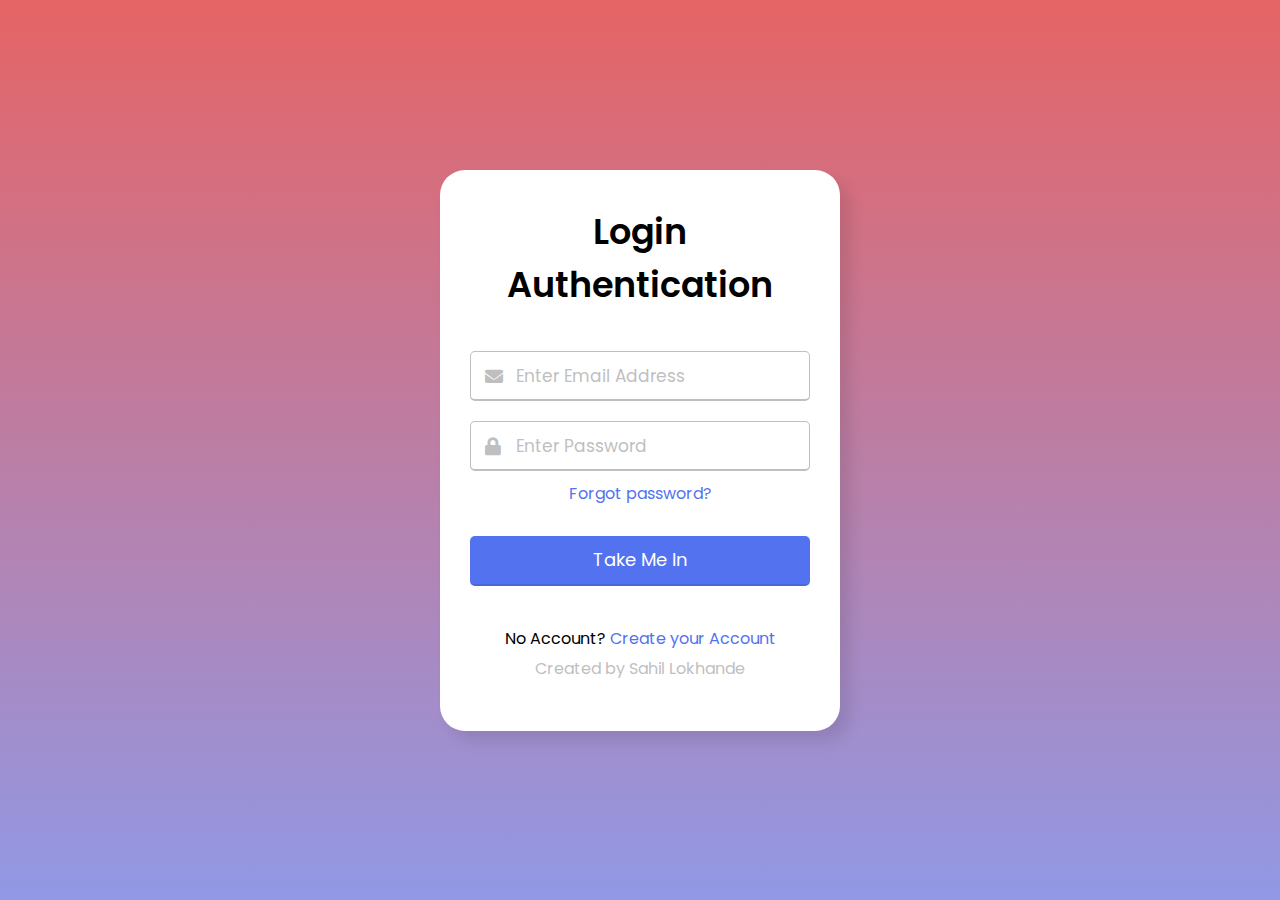
<file: TASK1 - LOGIN AUTHENTICATION/index.html>
<!-- LOGIN AUTHENTICATION CREATED BY SAHIL LOKHANDE-->
<!DOCTYPE html>
<html lang="en">

<head>
  <meta charset="UTF-8">
  <meta name="viewport" content="width=device-width, initial-scale=1.0">
<!--TITLE OF THE PAGE-->
  <title>Authentication Login Page</title>
<!-- LINKING CSS FILE-->
  <!-- MAIN CSS FILE-->
  <link rel="stylesheet" href="style.css"> 
  <!--ONLNE CSS FOR ICON-->
  <link rel="stylesheet" href="https://cdnjs.cloudflare.com/ajax/libs/font-awesome/5.15.3/css/all.min.css"/>
</head>

<body>
  <div class="wrapper">
    <header>Login Authentication</header>
    
    <!--FORM SECTION-->
    <form action="#">

      <!--EMIAL SECTION-->
      <div class="field email">
        <div class="input-area">
          <input id="email" type="text" placeholder="Enter Email Address">
          <i class="icon fas fa-envelope"></i>
          <i class="error error-icon fas fa-exclamation-circle"></i>
        </div>

        <!--EMAIL ERROR-->
        <div class="error error-txt">Email is required</div>
      </div>

      <!--PASSWORD SECTION-->
      <div class="field password">
        <div class="input-area">
          <input id="password" type="password" placeholder="Enter Password">
          <i class="icon fas fa-lock"></i>
          <i class="error error-icon fas fa-exclamation-circle"></i>
        </div>

        <!--PASSWORD ERRORS-->
        <div class="error error-txt">Password is required<br>
          <ul>
            <li>Minimum password length is 8</li>
            <li>Require at least one lowercase letter</li>
            <li>Require at least one uppercase letter</li>
            <li>Require at least one number</li>
            <li>Require at least one special character</li>
          </ul>
        </div>
      </div>

      <!--FORGOT PASSWORD SECTION-->
      <div class="pass-txt"><a href="forgotpassword\index.html">Forgot password?</a></div>
      <input type="submit" value="Take Me In" onclick="login()">
    </form>

    <!--NEW ACCOUNT SECTION-->
    <div class="sign-txt">No Account? <a href="regiform.html">Create your Account</a></div>
    <div>
      <p class="createdby">Created by Sahil Lokhande</p>
    </div>
  </div>

  <!--LINKING JS FILE-->
  <script src="script.js"></script>

</body>
</html>
</file>
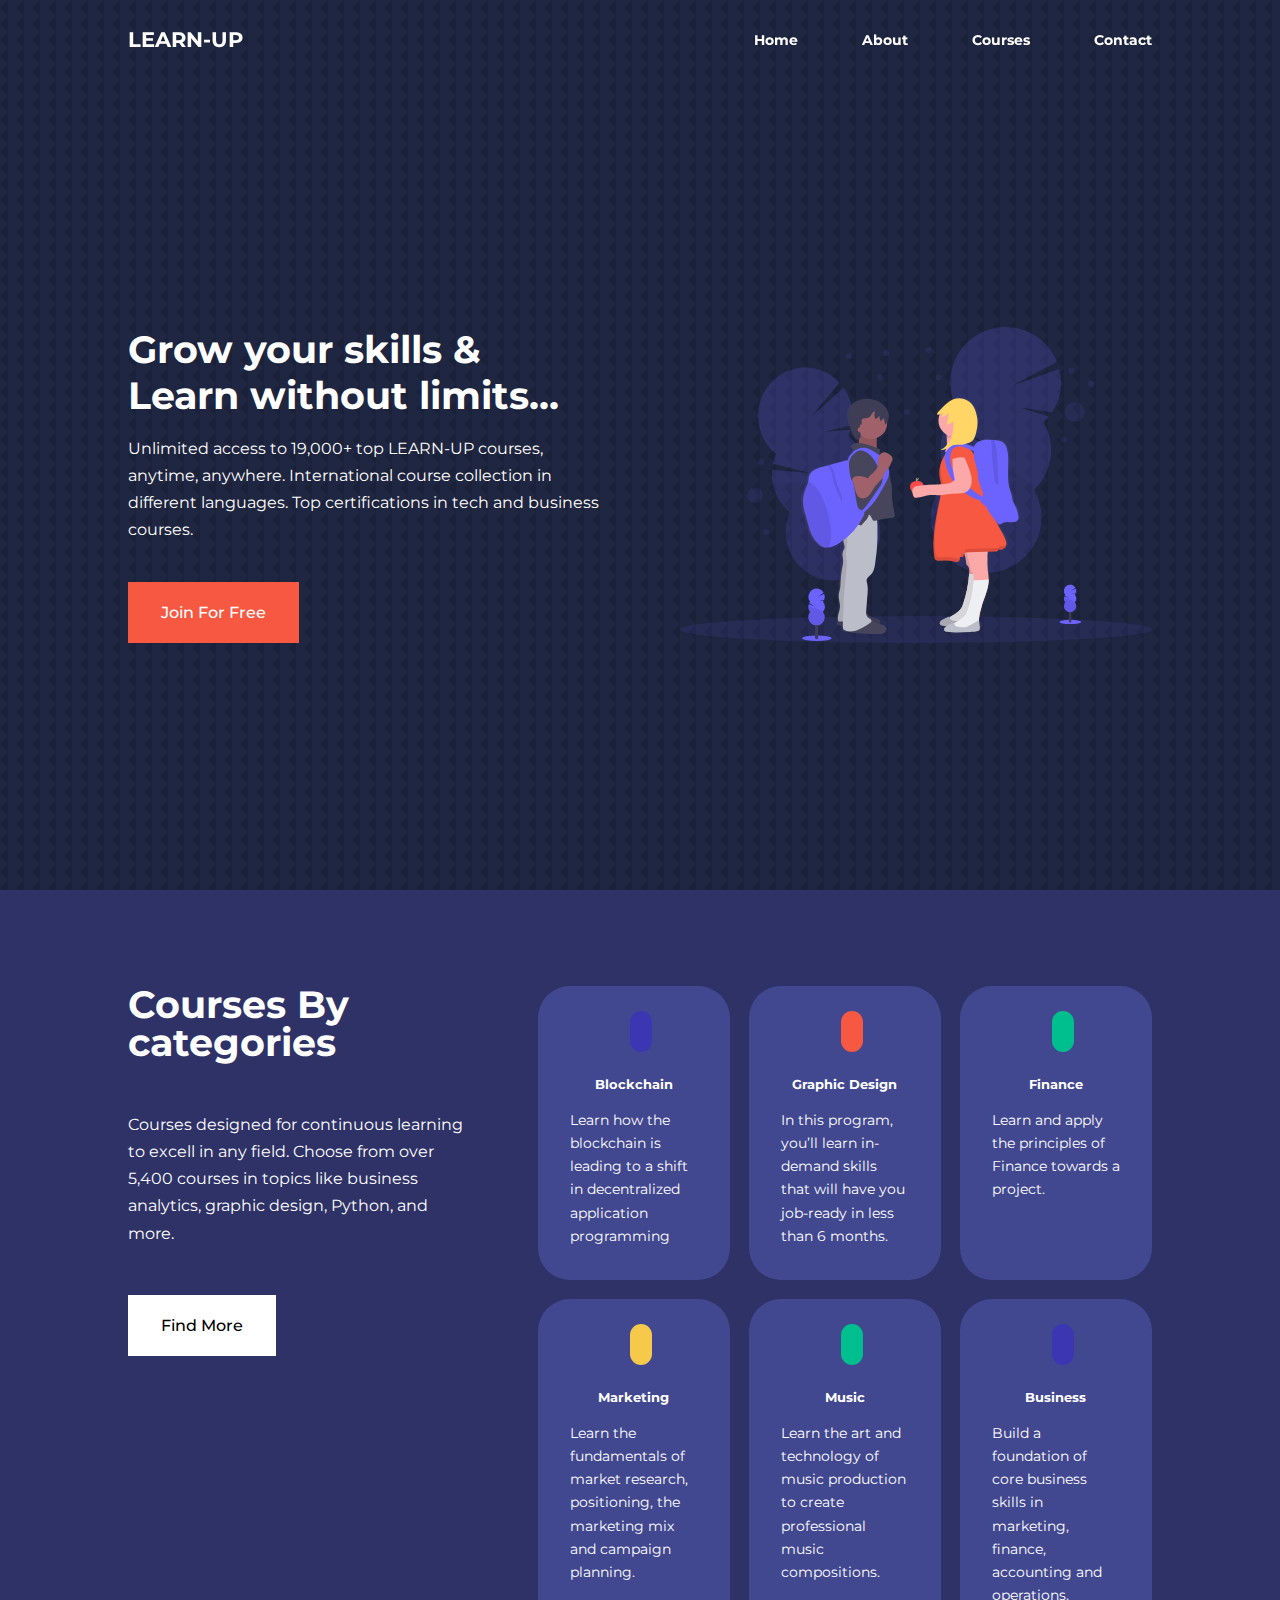
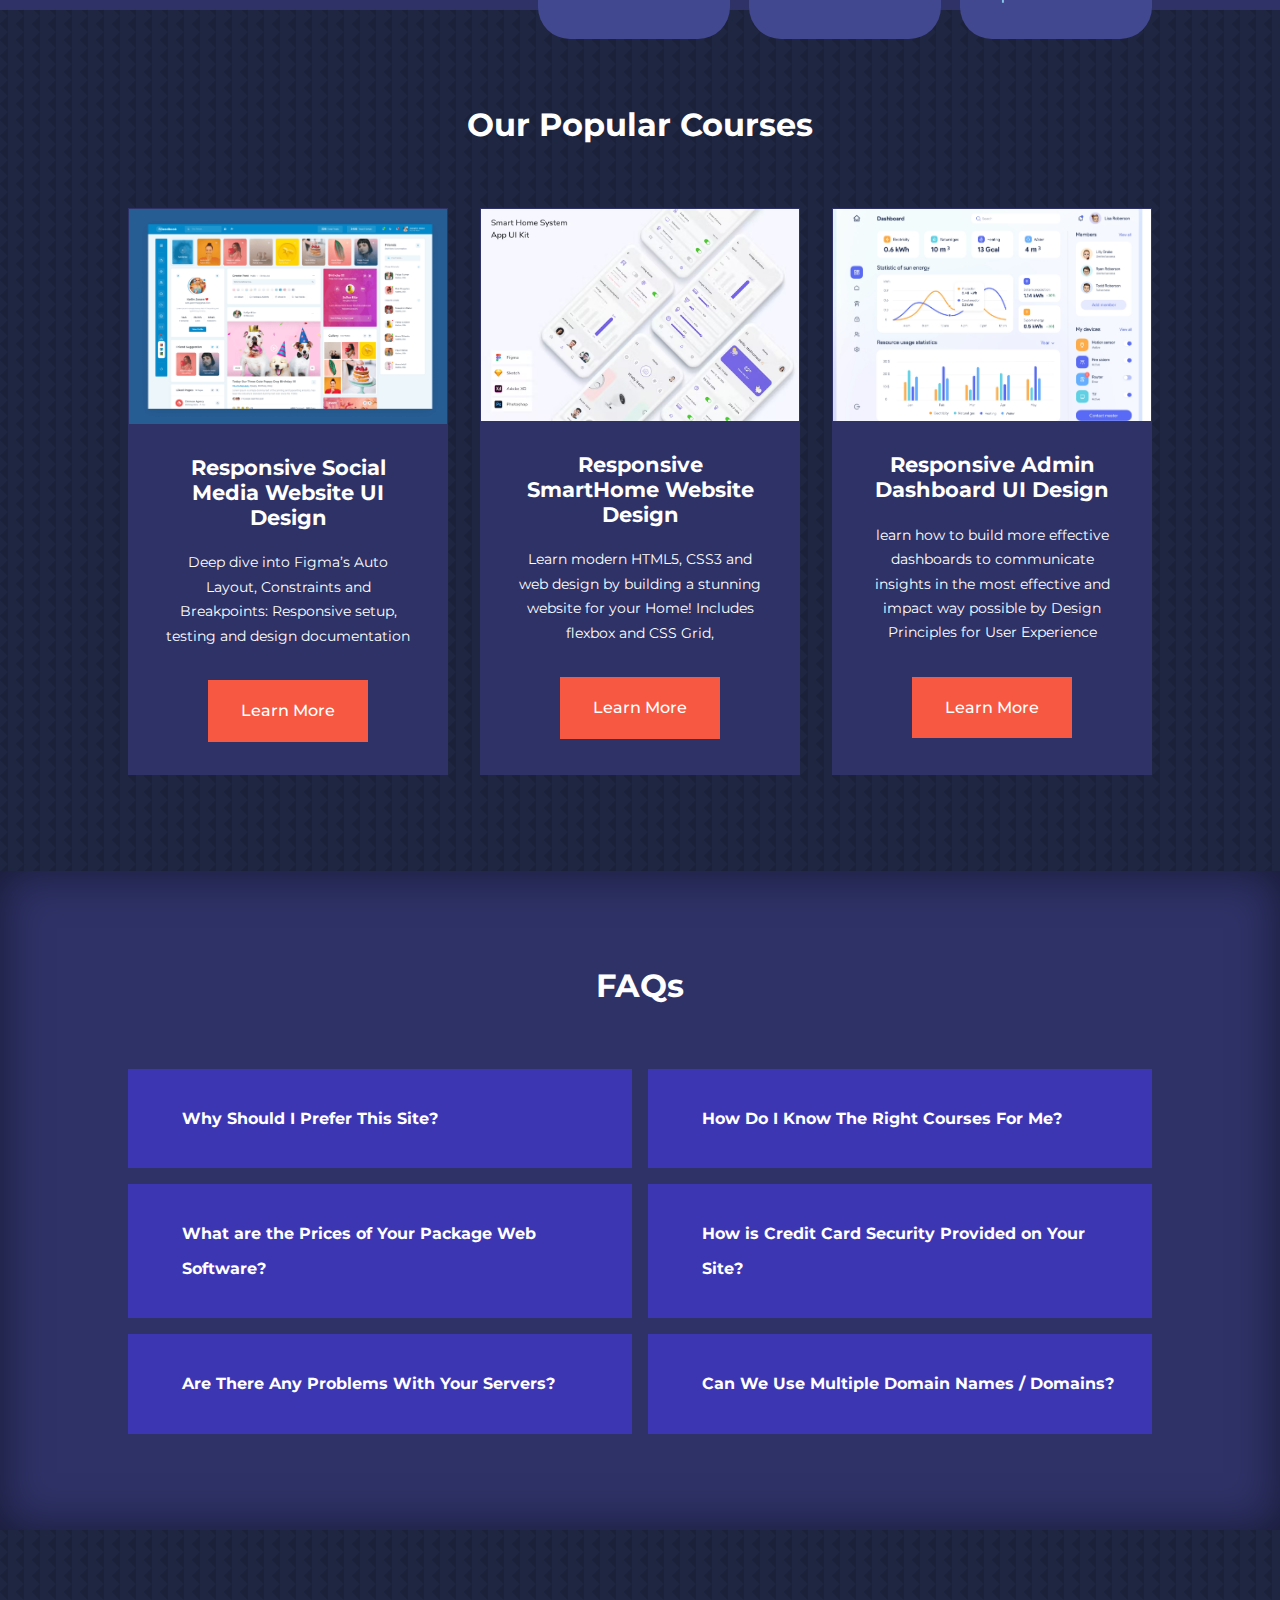
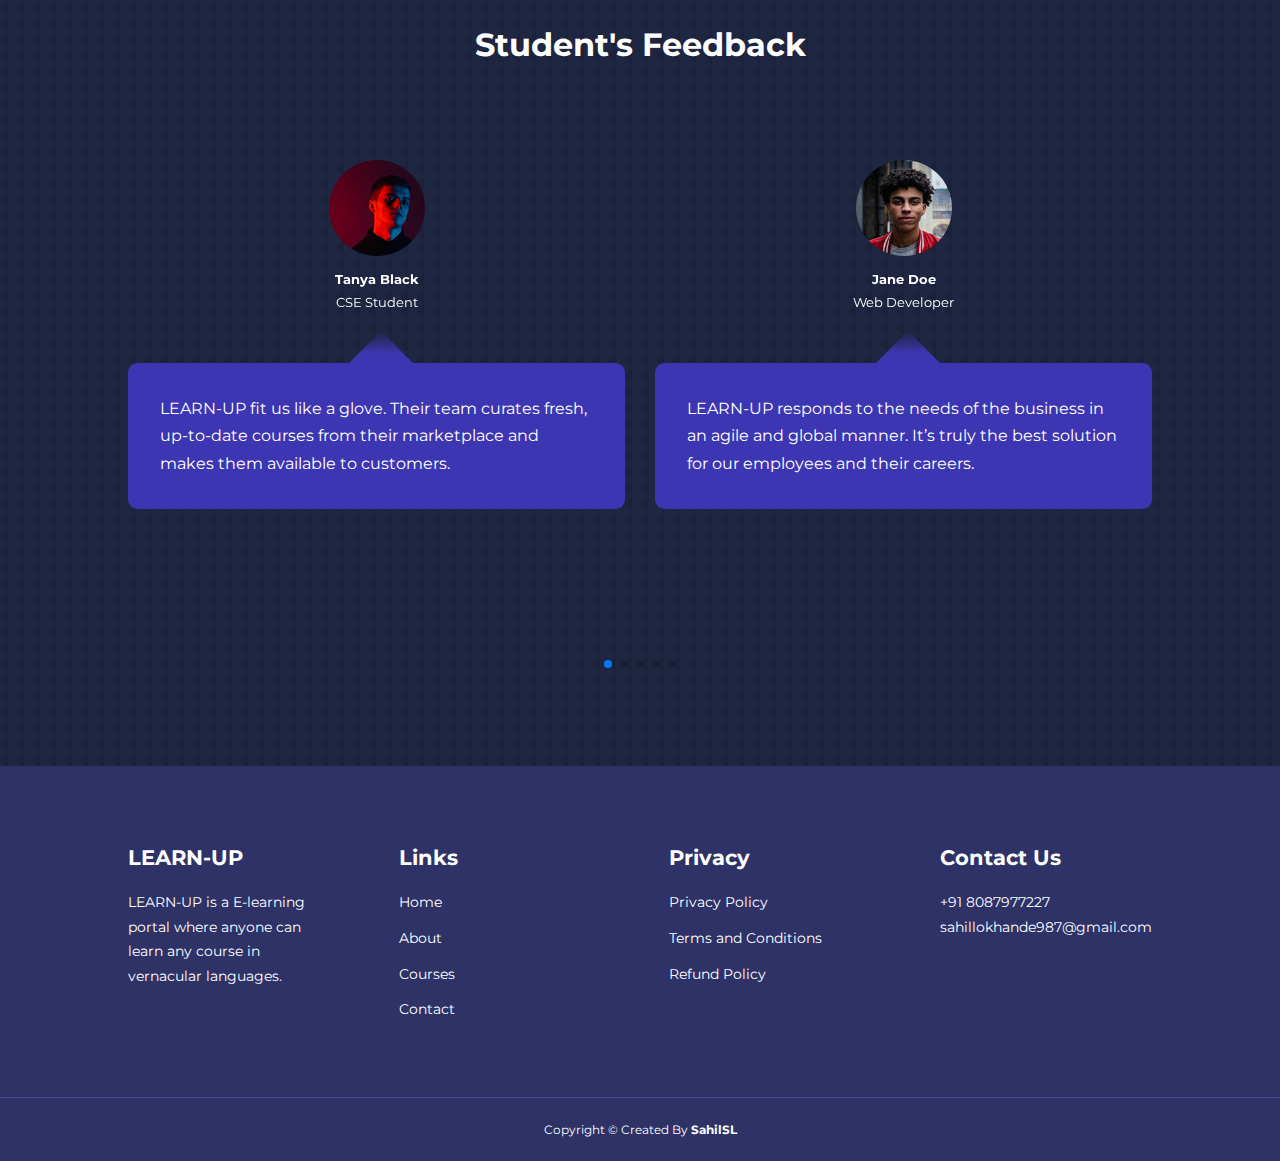
<file: TASK3 - E_LEARNING WEBSITE/index.html>
<!DOCTYPE html>
<html lang="en">

<head>
    <meta charset="UTF-8">
    <meta http-equiv="X-UA-Compatible" content="IE=edge">
    <meta name="viewport" content="width=device-width, initial-scale=1.0">
    <title>LEARN-UP | HomePage</title>


    <link rel="stylesheet" href="https://unicons.iconscout.com/release/v2.1.6/css/unicons.css">

    
    <link rel="preconnect" href="https://fonts.googleapis.com">
    <link rel="preconnect" href="https://fonts.gstatic.com" crossorigin>
    <link href="https://fonts.googleapis.com/css2?family=Montserrat:wght@300;400;500;600;700;800;900&display=swap" rel="stylesheet">

    
    <link rel="stylesheet" href="https://unpkg.com/swiper@8/swiper-bundle.min.css"/>


    <link rel="stylesheet" href="./css/style.css">

    <style>
        body { background-image: url("./images/bg-texture.png") }
    </style>
</head>

<body>
    <nav>
        <div class="container nav__container">
            <a href="index.html">
                <h4>LEARN-UP</h4>
            </a>
            <ul class="nav__menu">
                <li><a href="index.html">Home</a></li>
                <li><a href="about.html">About</a></li>
                <li><a href="courses.html">Courses</a></li>
                <li><a href="contact.html">Contact</a></li>
            </ul>
            <button id="open-menu-btn"><i class="uil uil-bars"></i></button>
            <button id="close-menu-btn"><i class="uil uil-multiply"></i></button>
        </div>
    </nav>
     <!--================================================ END OF THE NAVBAR ================================================-->




    <header>
        <div class="container header__container">
            <div class="header__left">
                <h1>Grow your skills & <br> Learn without limits...</h1>
                <p>
                    Unlimited access to 19,000+ top LEARN-UP courses, anytime, anywhere. International course collection in different languages. Top certifications in tech and business courses.
                </p>
                <a href="courses.html" class="btn btn-primary">Join For Free </a>
            </div>

            <div class="header__right">
                <div class="header__right-image">
                    <img src="./images/header.svg" alt="">
                </div>
            </div>
        </div>
    </header>
         <!--================================================ END OF THE HEADER ================================================-->




    <section class="categories">
        <div class="container categories__container">
            <div class="categories__left">
                <h1> Courses By categories</h1>
                <p>
                    Courses designed for continuous learning to excell in any field. Choose from over 5,400 courses in topics like business analytics, graphic design, Python, and more.
                </p>
                <a href="#" class="btn">Find More</a>
            </div>

            <div class="categories__right">
                <article class="category">
                    <span class="category__icon"><i class="uil uil-bitcoin-circle"></i></span>
                    <h5>Blockchain</h5>
                    <p>Learn how the blockchain is leading to a shift in decentralized application programming</p>
                </article>
                
                <article class="category">
                    <span class="category__icon"><i class="uil uil-palette"></i></span>
                    <h5>Graphic Design</h5>
                    <p>In this program, you’ll learn in-demand skills that will have you job-ready in less than 6 months.</p>
                </article>
                
                <article class="category">
                    <span class="category__icon"><i class="uil uil-usd-circle"></i></span>
                    <h5>Finance</h5>
                    <p>Learn and apply the principles of Finance towards a project. </p>
                </article>
                
                <article class="category">
                    <span class="category__icon"><i class="uil uil-megaphone"></i></span>
                    <h5>Marketing</h5>
                    <p>Learn the fundamentals of market research, positioning, the marketing mix and campaign planning. </p>
                </article>
                
                <article class="category">
                    <span class="category__icon"><i class="uil uil-music"></i></span>
                    <h5>Music</h5>
                    <p>Learn the art and technology of music production to create professional music compositions.</p>
                </article>
                
                <article class="category">
                    <span class="category__icon"><i class="uil uil-puzzle-piece"></i></span>
                    <h5>Business</h5>
                    <p>Build a foundation of core business skills in marketing, finance, accounting and operations.</p>
                </article>
            </div>
        </div>
    </section> 
         <!--================================================ END OF THE CATEGORIES ================================================-->
  



    <section class="courses">
        <h2>Our Popular Courses</h2>
        <div class="container courses__container">
            <article class="course">
                <div class="course__image">
                    <img src="./images/one.webp">
                </div>
                <div class="course__info">
                    <h4>Responsive Social Media Website UI Design</h4>
                    <p>
                        Deep dive into Figma’s Auto Layout, Constraints and Breakpoints: Responsive setup, testing and design documentation
                    </p>
                    <a href="courses.html" class="btn btn-primary">Learn More</a>
                </div>
            </article>

            <article class="course">
                <div class="course__image">
                    <img src="./images/three.avif">
                </div>
                <div class="course__info">
                    <h4>Responsive SmartHome Website Design</h4>
                    <p>
                        Learn modern HTML5, CSS3 and web design by building a stunning website for your Home! Includes flexbox and CSS Grid,
                    </p>
                    <a href="courses.html" class="btn btn-primary">Learn More</a>
                </div>
            </article>
        
            <article class="course">
                <div class="course__image">
                    <img src="./images/twoo.png">
                </div>
               <div class="course__info">
                    <h4>Responsive Admin Dashboard UI Design</h4>
                    <p>
                        learn how to build more effective dashboards to communicate insights in the most effective and impact way possible by Design Principles for User Experience
                    </p>
                    <a href="courses.html" class="btn btn-primary">Learn More</a>
               </div>
            </article>        
        </div>
    </section>

         <!--================================================ END OF THE COURSES ================================================-->




    <section class="faqs">
        <h2>FAQs</h2>
        <div class="container faqs__container">
            <article class="faq">
                <div class="faq__icon">
                    <i class="uil uil-plus"></i>
                </div>
                <div class="question__answer">
                    <h4>Why Should I Prefer This Site?</h4>
                    <p>
                        Lorem ipsum dolor sit amet consectetur adipisicing 
                        elit. Dolor velit ut placeat fugit molestias quo 
                        repellendus quod, ab aliquam consequatur, harum 
                        dignissimos doloremque odit illo nesciunt beatae 
                        nemo quidem est.
                    </p>
                </div>
            </article>

            <article class="faq">
                <div class="faq__icon">
                    <i class="uil uil-plus"></i>
                </div>
                <div class="question__answer">
                    <h4>How Do I Know The Right Courses For Me?</h4>
                    <p>
                        Lorem ipsum dolor sit amet consectetur adipisicing 
                        elit. Dolor velit ut placeat fugit molestias quo 
                        repellendus quod, ab aliquam consequatur, harum 
                        dignissimos doloremque odit illo nesciunt beatae 
                        nemo quidem est.
                    </p>
                </div>
            </article>

            <article class="faq">
                <div class="faq__icon">
                    <i class="uil uil-plus"></i>
                </div>
                <div class="question__answer">
                    <h4>What are the Prices of Your Package Web Software?</h4>
                    <p>
                        Lorem ipsum dolor sit amet consectetur adipisicing 
                        elit. Dolor velit ut placeat fugit molestias quo 
                        repellendus quod, ab aliquam consequatur, harum 
                        dignissimos doloremque odit illo nesciunt beatae 
                        nemo quidem est.
                    </p>
                </div>
            </article>

            <article class="faq">
                <div class="faq__icon">
                    <i class="uil uil-plus"></i>
                </div>
                <div class="question__answer">
                    <h4>How is Credit Card Security Provided on Your Site?</h4>
                    <p>
                        Lorem ipsum dolor sit amet consectetur adipisicing 
                        elit. Dolor velit ut placeat fugit molestias quo 
                        repellendus quod, ab aliquam consequatur, harum 
                        dignissimos doloremque odit illo nesciunt beatae 
                        nemo quidem est.
                    </p>
                </div>
            </article>

            <article class="faq">
                <div class="faq__icon">
                    <i class="uil uil-plus"></i>
                </div>
                <div class="question__answer">
                    <h4>Are There Any Problems With Your Servers?</h4>
                    <p>
                        Lorem ipsum dolor sit amet consectetur adipisicing 
                        elit. Dolor velit ut placeat fugit molestias quo 
                        repellendus quod, ab aliquam consequatur, harum 
                        dignissimos doloremque odit illo nesciunt beatae 
                        nemo quidem est.
                    </p>
                </div>
            </article>

            <article class="faq">
                <div class="faq__icon">
                    <i class="uil uil-plus"></i>
                </div>
                <div class="question__answer">
                    <h4>Can We Use Multiple Domain Names / Domains?</h4>
                    <p>
                        Lorem ipsum dolor sit amet consectetur adipisicing 
                        elit. Dolor velit ut placeat fugit molestias quo 
                        repellendus quod, ab aliquam consequatur, harum 
                        dignissimos doloremque odit illo nesciunt beatae 
                        nemo quidem est.
                    </p>
                </div>
            </article>
        </div>
    </section>

         <!--================================================ END OF THE FAQs ================================================-->


    <section class="container fb__container mySwiper">
        <h2>Student's Feedback</h2>
        <div class="swiper-wrapper">
            <article class="fb swiper-slide">
                <div class="avatar">
                    <img src="./images/avatar2.jpg">
                </div>
                <div class="fb__info">
                    <h5>Tanya Black</h5>
                    <small>CSE Student</small>
                </div>
                <div class="fb__body">
                    <p>
                        LEARN-UP fit us like a glove. Their team curates fresh, up-to-date courses from their marketplace and makes them available to customers.
                    </p>
                </div>
            </article>

            <article class="fb swiper-slide">
                <div class="avatar">
                    <img src="./images/avatar3.jpg">
                </div>
                <div class="fb__info">
                    <h5>Jane Doe</h5>
                    <small>Web Developer</small>
                </div>
                <div class="fb__body">
                    <p>
                        LEARN-UP responds to the needs of the business in an agile and global manner. It’s truly the best solution for our employees and their careers.
                    </p>
                </div>
            </article>
            
            <article class="fb swiper-slide">
                <div class="avatar">
                    <img src="./images/avatar4.jpg">
                </div>
                <div class="fb__info">
                    <h5>Anne Rose</h5>
                    <small>IT Student</small>
                </div>
                <div class="fb__body">
                    <p>
                        It was an awesome experience for me in improving, especially my teaching skills to a new paradigm, I learned and benefited immensely from the course, as the course design is meticulously well planned.
                    </p>
                </div>
            </article>
            
            <article class="fb swiper-slide">
                <div class="avatar">
                    <img src="./images/avatar5.jpg">
                </div>
                <div class="fb__info">
                    <h5>Edem Quist</h5>
                    <small>Tech Student</small>
                </div>
                <div class="fb__body">
                    <p>
                        Very good course that has given an overview of using and implementing web tools appropriately to optimize students' performance in their academic experience leading to become an independent learner.
                    </p>
                </div>
            </article>
            
            <article class="fb swiper-slide">
                <div class="avatar">
                    <img src="./images/avatar6.jpg">
                </div>
                <div class="fb__info">
                    <h5>Clara Faya</h5>
                    <small>ETC Student</small>
                </div>
                <div class="fb__body">
                    <p>
                        This course was excellent, the amount of information and tools they provide us are wonderful. The Simon and Negin,  Course Instructors show great knowledge and professionalism. Thanks for everything.
                    </p>
                </div>
            </article>
            
            <article class="fb swiper-slide">
                <div class="avatar">
                    <img src="./images/avatar1.jpg">
                </div>
                <div class="fb__info">
                    <h5>Ernest Achiever</h5>
                    <small>C.Tech Student</small>
                </div>
                <div class="fb__body">
                    <p>
                        The course teaches a lot on the online learning tools, which can be effectively used in day to day teaching. Teaching can be made simple and effective using online tools.<br><br>Thank you for the course.
                    </p>
                </div>
            </article>
        </div>
         <div class="swiper-pagination"></div>
    </section>

         <!--================================================ END OF THE FEEDBACK ================================================-->


    <footer> 
        <div class="container footer__container">
            <div class="footer__1">
                <a href="index.html" class="footer__logo">
                    <h4>LEARN-UP</h4>
                </a>
                <p>
                    LEARN-UP is a E-learning portal where anyone can learn any course in vernacular languages.
                </p>
            </div>

            <div class="footer__2">
                <h4>Links</h4>
                <ul class="permalinks">
                    <li><a href="index.html">Home</a></li>
                    <li><a href="about.html">About</a></li>
                    <li><a href="courses.html">Courses</a></li>
                    <li><a href="contact.html">Contact</a></li>
                </ul>
            </div>

            <div class="footer__3">
                <h4>Privacy</h4>
                <ul class="privacy">
                    <li><a href="#">Privacy Policy</a></li>
                    <li><a href="#">Terms and Conditions</a></li>
                    <li><a href="#">Refund Policy</a></li>
                </ul>
            </div>

            <div class="footer__4">
                <h4>Contact Us</h4>
                <div>
                    <p>+91 8087977227</p>
                    <p>sahillokhande987@gmail.com</p>
                </div>

                <ul class="footer__socials">
                    <li>
                    <a href="#"><i class="uil uil-facebook-f"></i></a>
                    </li>
                    <li>
                    <a href="#"><i class="uil uil-instagram-alt"></i></a>
                    </li>
                    <li>
                    <a href="#"><i class="uil uil-twitter"></i></a>
                    </li>
                    <li>
                    <a href="#"><i class="uil uil-linkedin-alt"></i></a>
                    </li>
                </ul>
            </div>
            </div>
        <div class="footer__copyright">
            <small>Copyright &copy; Created By <b>SahilSL</b></small>
        </div>
    </footer>


    <script src="https://unpkg.com/swiper@8/swiper-bundle.min.js"></script> <!-- SWIPER JS -->
    <script src="./main.js"></script>

    <script>
        var swiper = new Swiper(".mySwiper", {
            slidesPerView: 1,
            spaceBetween: 30,
            pagination: {
            el: ".swiper-pagination",
            clickable: true,
            },
            // when window width is >= 600px
            breakpoints: {
                600: {
                    slidesPerView: 2
                }
            }
        });
    </script>

</body>

</html>
</file>
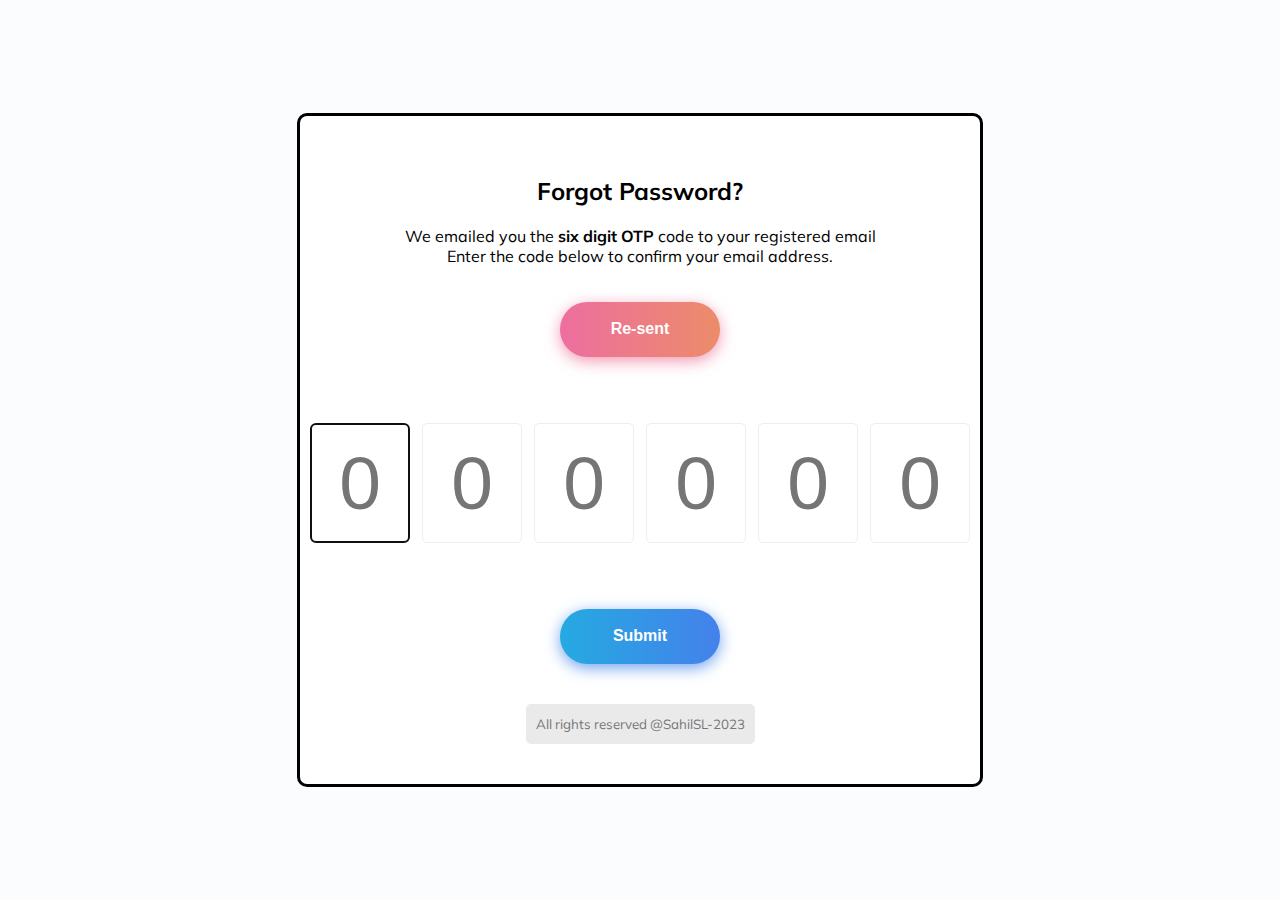
<file: TASK1 - LOGIN AUTHENTICATION/forgotpassword/index.html>
<!DOCTYPE html>
<html lang="en">
  <head>
    <meta charset="UTF-8" />
    <meta name="viewport" content="width=device-width, initial-scale=1.0" />
    <link rel="stylesheet" href="style.css" />
    <title>Forgot Password</title>
  </head>
  <body>
    <div class="container">
      <h2>Forgot Password?</h2>
      <p>We emailed you the <b>six digit OTP</b> code to your registered email  <br/> Enter the code below to confirm your email address.</p>
      <button id="resent" class="bn632-hover bn27" onclick="resent()">Re-sent</button>
      <div class="code-container">
        <input type="number" class="code" placeholder="0" min="0" max="9" required>
        <input type="number" class="code" placeholder="0" min="0" max="9" required>
        <input type="number" class="code" placeholder="0" min="0" max="9" required>
        <input type="number" class="code" placeholder="0" min="0" max="9" required>
        <input type="number" class="code" placeholder="0" min="0" max="9" required>
        <input type="number" class="code" placeholder="0" min="0" max="9" required>
      </div>
      <Button id="submit" class="bn632-hover bn26" value="submit" onclick="submit()">Submit</Button>
      <br><br>
      <small class="credit">
        All rights reserved @SahilSL-2023
      </small>
    </div>
    <script src="script.js"></script>
  </body>
</html>
</file>
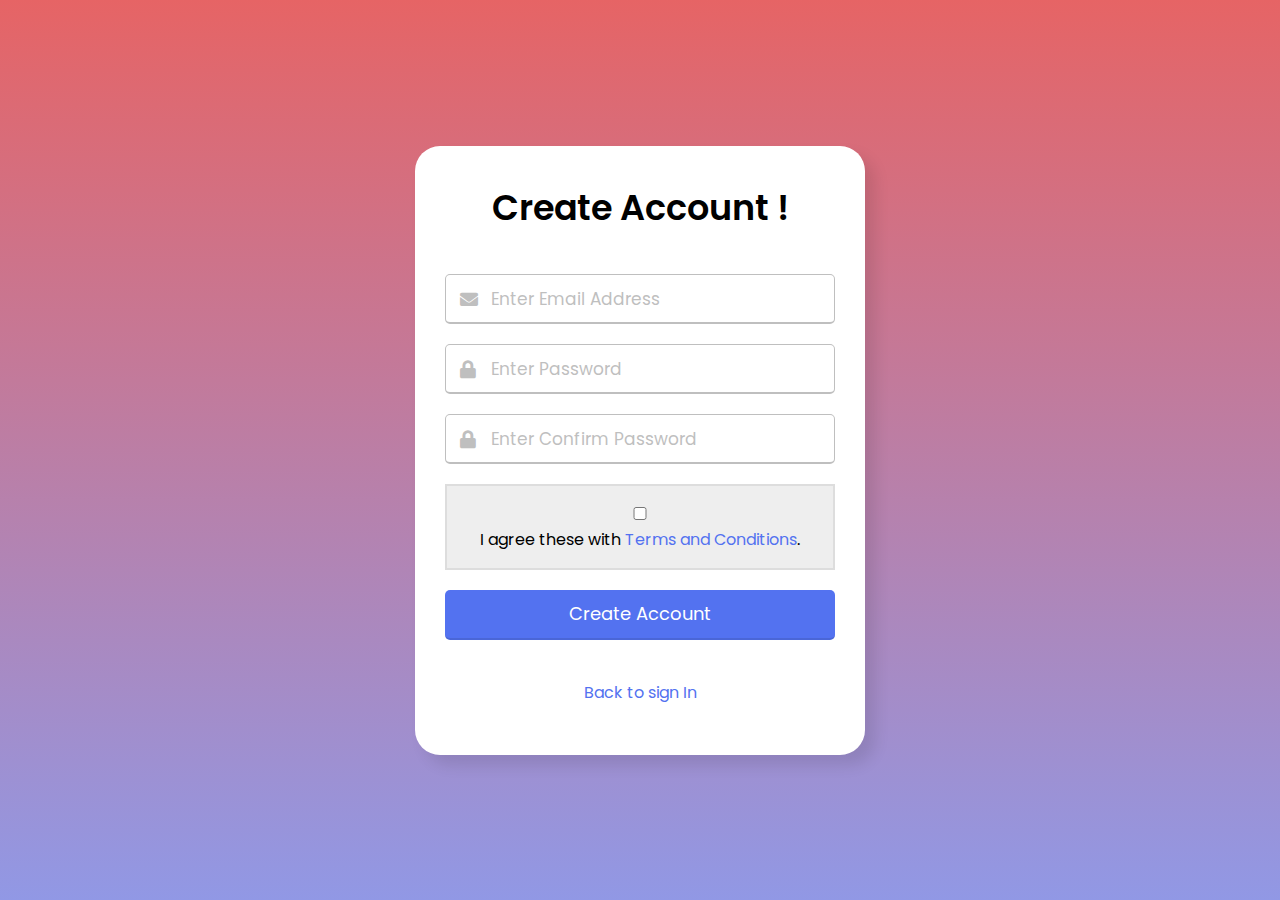
<file: TASK1 - LOGIN AUTHENTICATION/regiform.html>
<!DOCTYPE html>
<html lang="en">

<head>
  <meta charset="UTF-8">
  <meta name="viewport" content="width=device-width, initial-scale=1.0">
<!--TITLE OF THE PAGE-->
  <title>Create Account</title>
<!-- LINKING CSS FILE-->
  <!-- MAIN CSS FILE-->
  <link rel="stylesheet" href="regi.css"> 
  <!--ONLNE CSS FOR ICON-->
  <link rel="stylesheet" href="https://cdnjs.cloudflare.com/ajax/libs/font-awesome/5.15.3/css/all.min.css"/>
</head>

<body>
  <div class="wrapper">
    <header>Create Account !</header>
    
    <!--FORM SECTION-->
    <form action="#">

      <!--EMIAL SECTION-->
      <div class="field email">
        <div class="input-area">
          <!--edit id-->
          <input id="email" type="text" placeholder="Enter Email Address">
          <i class="icon fas fa-envelope"></i>
          <i class="error error-icon fas fa-exclamation-circle"></i>
        </div>

        <!--EMAIL ERROR-->
        <div class="error error-txt">Email is required</div>
      </div>

      <!--PASSWORD SECTION-->
      <div class="field password">
        <div class="input-area">
          <input id="password" type="password" placeholder="Enter Password">
          <i class="icon fas fa-lock"></i>
          <i class="error error-icon fas fa-exclamation-circle"></i>
        </div>

        <!--PASSWORD ERRORS-->
        <div class="error error-txt"><br>
        </div>
      </div>

      <div class="field password">
        <div class="input-area">
          <input id="password" type="password" placeholder="Enter Confirm Password">
          <i class="icon fas fa-lock"></i>
          <i class="error error-icon fas fa-exclamation-circle"></i>
        </div>

        <!--PASSWORD ERRORS-->
        <div class="error error-txt"><br>
        </div>
      </div>

      <div class="tacbox">
        <input id="checkbox" type="checkbox"/>
        <label for="checkbox"> I agree these with <a href="#">Terms and Conditions</a>.</label>
      
      </div>

      <!--FORGOT PASSWORD SECTION-->
      <div class="pass-txt"><a href="forgotpassword\index.html"></a></div>
      <input type="submit" value="Create Account" onclick="login()">
    </form>

    <!--NEW ACCOUNT SECTION-->
    <div class="sign-txt"><a href="/index.html">Back to sign In</a></div>
  </div>

  <!--LINKING JS FILE-->
  <script src="script.js"></script>

</body>
</html>
</file>
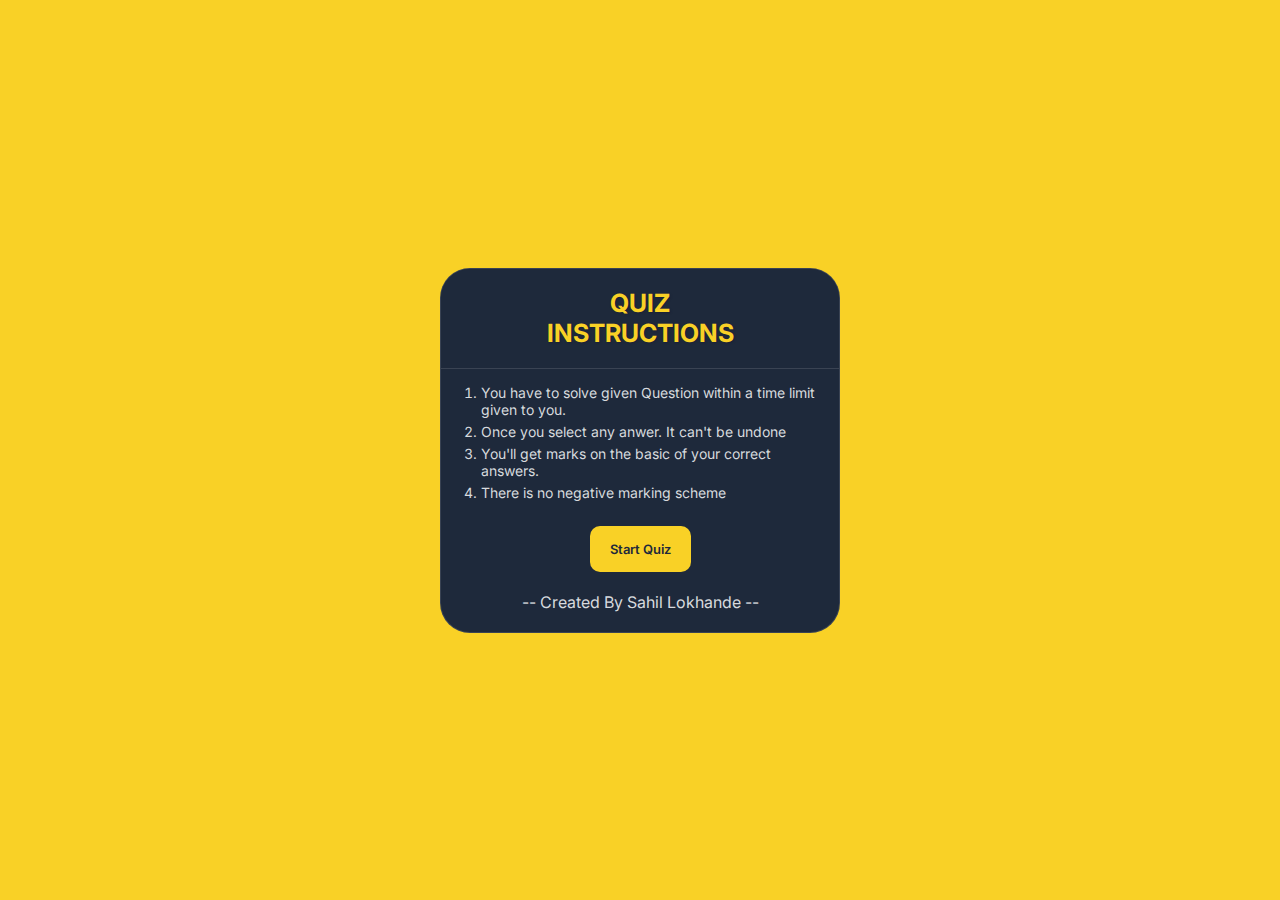
<file: TASK2 - QUIZ USING JS/quiz.html>
<!DOCTYPE html>
<html lang="en">

<head>
    <meta charset="UTF-8">
    <meta http-equiv="X-UA-Compatible" content="IE=edge">
    <meta name="viewport" content="width=device-width, initial-scale=1.0">
    <title>Quiz App</title>
    <link rel="stylesheet" href="style.css">
</head>

<body>
    <div id="container"></div>
    <script src="quiz.js"></script>
    <script src="script.js"></script>
</body>

</html>
</file>
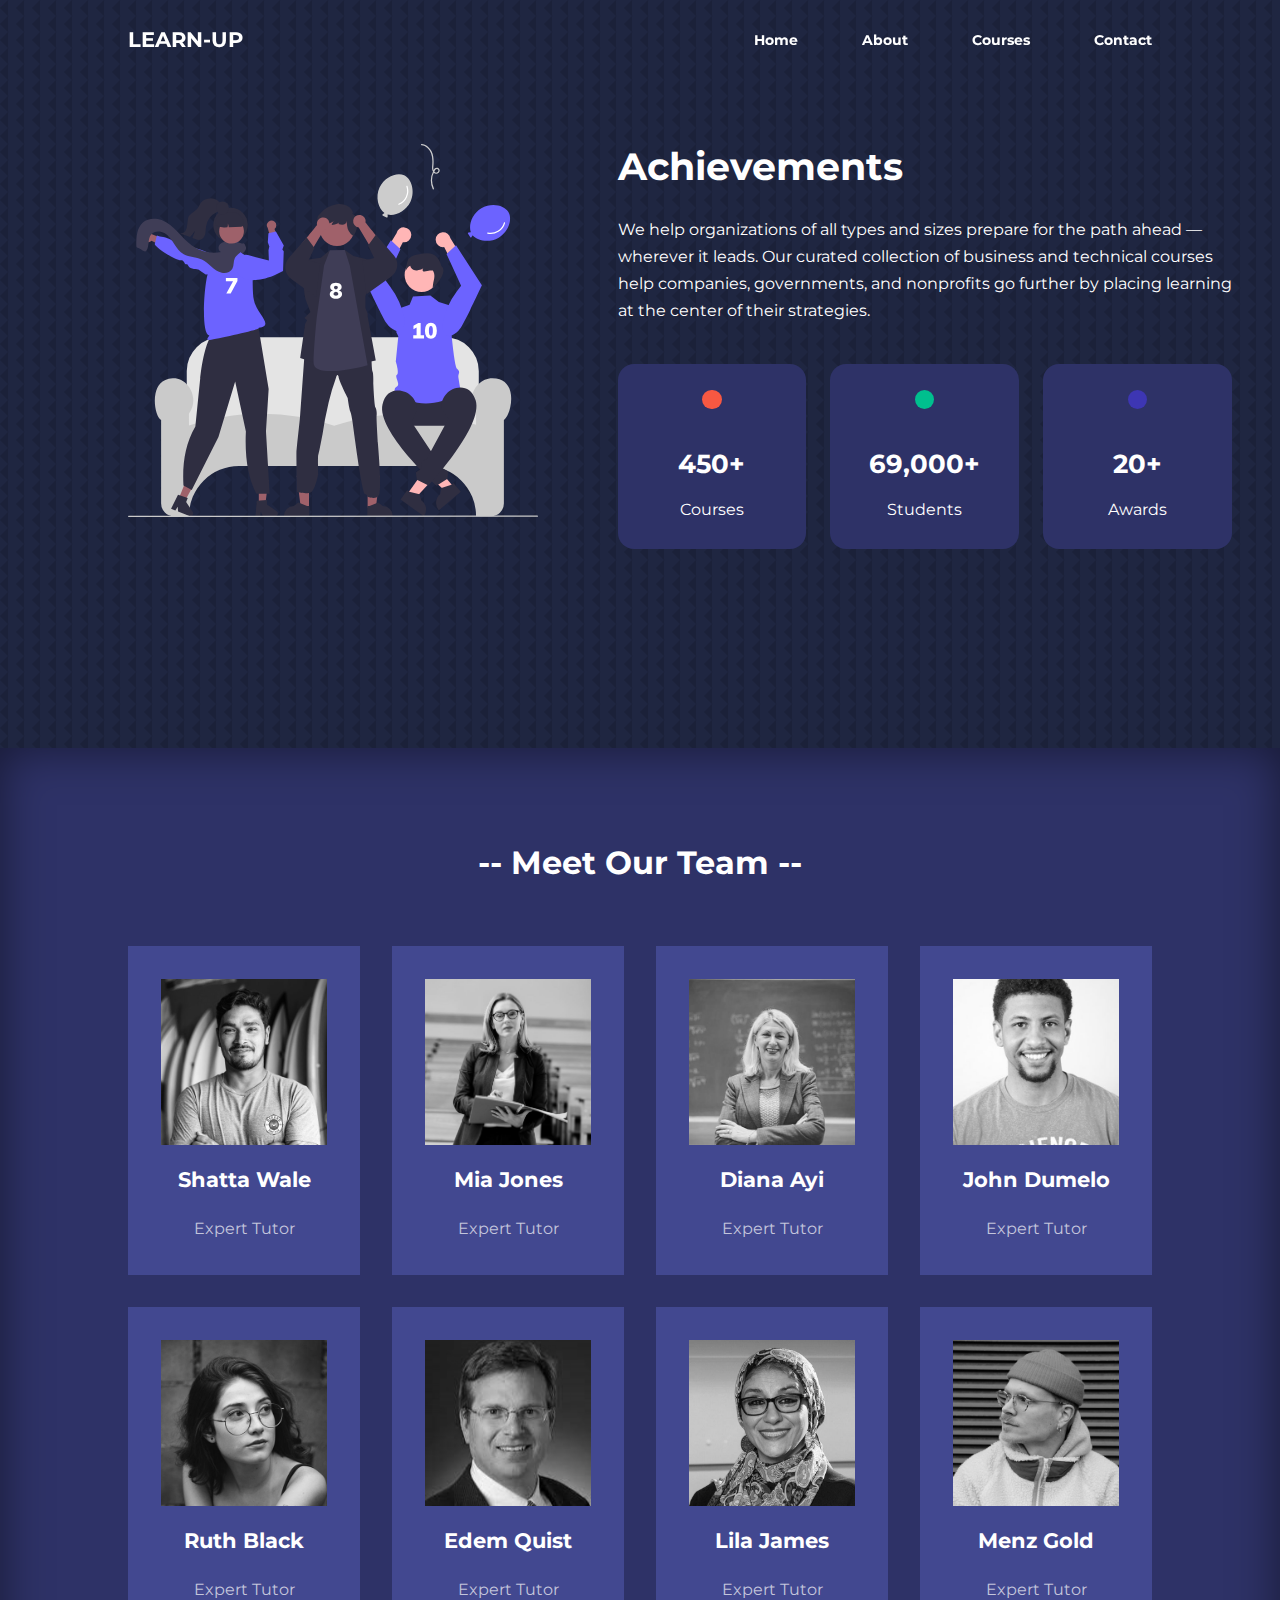
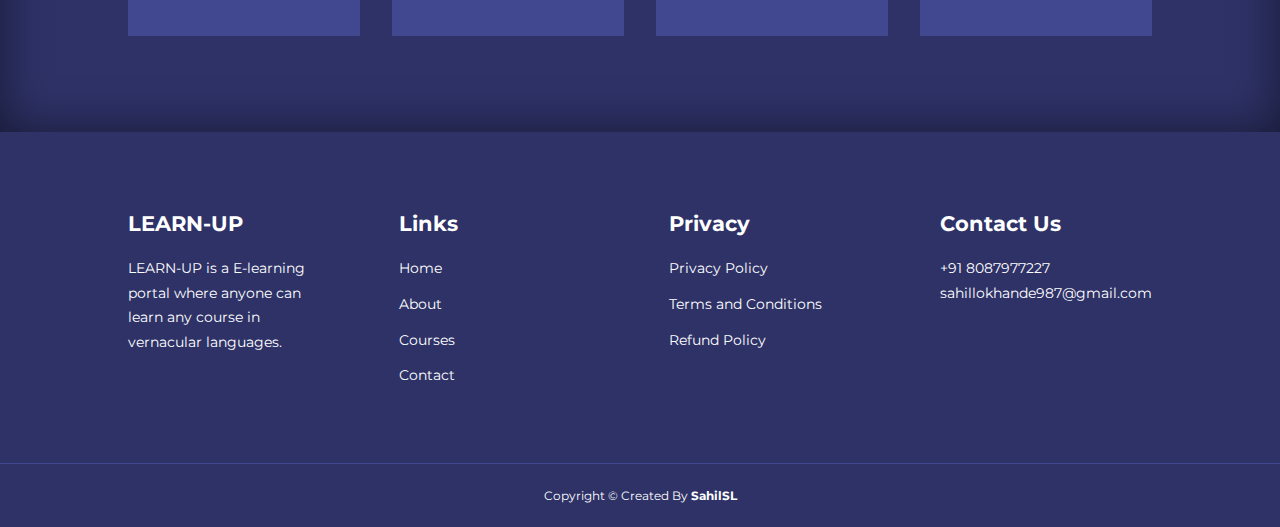
<file: TASK3 - E_LEARNING WEBSITE/about.html>
<!DOCTYPE html>
<html lang="en">

<head>
    <meta charset="UTF-8">
    <meta http-equiv="X-UA-Compatible" content="IE=edge">
    <meta name="viewport" content="width=device-width, initial-scale=1.0">
    <title>LEARN-UP | ABOUT</title>

    <!--ICONSCOUT CDN-->
    <link rel="stylesheet" href="https://unicons.iconscout.com/release/v2.1.6/css/unicons.css">

    <!-- GOOGLE FONTS (MONTSERRAT) -->
    <link rel="preconnect" href="https://fonts.googleapis.com">
    <link rel="preconnect" href="https://fonts.gstatic.com" crossorigin>
    <link href="https://fonts.googleapis.com/css2?family=Montserrat:wght@300;400;500;600;700;800;900&display=swap" rel="stylesheet">

    <link rel="stylesheet" href="./css/style.css">
    <link rel="stylesheet" href="./css/about.css">

    <style>
        body { background-image: url("./images/bg-texture.png") }
    </style>
</head>
<body>
    <nav>
        <div class="container nav__container">
            <a href="index.html">
                <h4>LEARN-UP</h4>
            </a>
            <ul class="nav__menu">
                <li><a href="index.html">Home</a></li>
                <li><a href="about.html">About</a></li>
                <li><a href="courses.html">Courses</a></li>
                <li><a href="contact.html">Contact</a></li>
            </ul>
            <button id="open-menu-btn"><i class="uil uil-bars"></i></button>
            <button id="close-menu-btn"><i class="uil uil-multiply"></i></button>
        </div>
    </nav>
     <!--================================================ END OF THE NAVBAR ================================================-->



    

    <section class="about__achievements">
        <div class="container about__achievements-container">
            <div class="about__achievements-left">
                <img src="./images/about achievements.svg">
            </div>

            <div class="about__achievements-right">
                <h1>Achievements</h1>
                <p>
                    We help organizations of all types and sizes prepare for the path ahead — wherever it leads. Our curated collection of business and technical courses help companies, governments, and nonprofits go further by placing learning at the center of their strategies.    
                </p>
                <div class="achievements__cards">
                    <article class="achievement__card">
                        <span class="achievement__icon">
                            <i class="uil uil-video"></i>
                        </span>
                        <h3>450+</h3>
                        <p>Courses</p>
                    </article>

                    <article class="achievement__card">
                        <span class="achievement__icon">
                            <i class="uil uil-users-alt"></i>
                        </span>
                        <h3>69,000+</h3>
                        <p>Students</p>
                    </article>
                    
                    <article class="achievement__card">
                        <span class="achievement__icon">
                            <i class="uil uil-award"></i>
                        </span>
                        <h3>20+</h3>
                        <p>Awards</p>
                    </article>
                
                </div>
            </div>
        </div>
    </section>

    <!--================================================ END OF THE ACHIEVEMENTS ================================================-->

    <section class="team">
        <h2>-- Meet Our Team --</h2>
        <div class="container team__container">
            <article class="team__member">
                <div class="team__member-image">
                    <img src="./images/tm1.jpg" >
                </div>
                <div class="team__member-info">
                    <h4>Shatta Wale</h4>
                    <p>Expert Tutor</p>
                </div>
                <div class="team__member-socials">
                    <a href="https://instagram.com" target="_blank" >
                        <i class="uil uil-instagram"></i>
                    </a>
                    <a href="https://twitter.com" target="_blank" >
                        <i class="uil uil-twitter-alt"></i>
                    </a>
                    <a href="https://linkedin.com" target="_blank" >
                        <i class="uil uil-linkedin-alt"></i>
                    </a>
                </div>
            </article>

            <article class="team__member">
                <div class="team__member-image">
                    <img src="./images/tm13.jpeg" >
                </div>
                <div class="team__member-info">
                    <h4>Mia Jones</h4>
                    <p>Expert Tutor</p>
                </div>
                <div class="team__member-socials">
                    <a href="https://instagram.com" target="_blank" >
                        <i class="uil uil-instagram"></i>
                    </a>
                    <a href="https://twitter.com" target="_blank" >
                        <i class="uil uil-twitter-alt"></i>
                    </a>
                    <a href="https://linkedin.com" target="_blank" >
                        <i class="uil uil-linkedin-alt"></i>
                    </a>
                </div>
            </article>
        
            <article class="team__member">
                <div class="team__member-image">
                    <img src="./images/tm14.jpg" >
                </div>
                <div class="team__member-info">
                    <h4>Diana Ayi</h4>
                    <p>Expert Tutor</p>
                </div>
                <div class="team__member-socials">
                    <a href="https://instagram.com" target="_blank" >
                        <i class="uil uil-instagram"></i>
                    </a>
                    <a href="https://twitter.com" target="_blank" >
                        <i class="uil uil-twitter-alt"></i>
                    </a>
                    <a href="https://linkedin.com" target="_blank" >
                        <i class="uil uil-linkedin-alt"></i>
                    </a>
                </div>
            </article>
        
            <article class="team__member">
                <div class="team__member-image">
                    <img src="./images/tm4.jpg" >
                </div>
                <div class="team__member-info">
                    <h4>John Dumelo</h4>
                    <p>Expert Tutor</p>
                </div>
                <div class="team__member-socials">
                    <a href="https://instagram.com" target="_blank" >
                        <i class="uil uil-instagram"></i>
                    </a>
                    <a href="https://twitter.com" target="_blank" >
                        <i class="uil uil-twitter-alt"></i>
                    </a>
                    <a href="https://linkedin.com" target="_blank" >
                        <i class="uil uil-linkedin-alt"></i>
                    </a>
                </div>
            </article>
        
            <article class="team__member">
                <div class="team__member-image">
                    <img src="./images/tm5.jpg" >
                </div>
                <div class="team__member-info">
                    <h4>Ruth Black</h4>
                    <p>Expert Tutor</p>
                </div>
                <div class="team__member-socials">
                    <a href="https://instagram.com" target="_blank" >
                        <i class="uil uil-instagram"></i>
                    </a>
                    <a href="https://twitter.com" target="_blank" >
                        <i class="uil uil-twitter-alt"></i>
                    </a>
                    <a href="https://linkedin.com" target="_blank" >
                        <i class="uil uil-linkedin-alt"></i>
                    </a>
                </div>
            </article>
        
            <article class="team__member">
                <div class="team__member-image">
                    <img src="./images/tm12.jpeg" >
                </div>
                <div class="team__member-info">
                    <h4>Edem Quist</h4>
                    <p>Expert Tutor</p>
                </div>
                <div class="team__member-socials">
                    <a href="https://instagram.com" target="_blank" >
                        <i class="uil uil-instagram"></i>
                    </a>
                    <a href="https://twitter.com" target="_blank" >
                        <i class="uil uil-twitter-alt"></i>
                    </a>
                    <a href="https://linkedin.com" target="_blank" >
                        <i class="uil uil-linkedin-alt"></i>
                    </a>
                </div>
            </article>
        
            <article class="team__member">
                <div class="team__member-image">
                    <img src="./images/tm11.jpg" >
                </div>
                <div class="team__member-info">
                    <h4>Lila James</h4>
                    <p>Expert Tutor</p>
                </div>
                <div class="team__member-socials">
                    <a href="https://instagram.com" target="_blank" >
                        <i class="uil uil-instagram"></i>
                    </a>
                    <a href="https://twitter.com" target="_blank" >
                        <i class="uil uil-twitter-alt"></i>
                    </a>
                    <a href="https://linkedin.com" target="_blank" >
                        <i class="uil uil-linkedin-alt"></i>
                    </a>
                </div>
            </article>
        
            <article class="team__member">
                <div class="team__member-image">
                    <img src="./images/tm8.jpg" >
                </div>
                <div class="team__member-info">
                    <h4>Menz Gold</h4>
                    <p>Expert Tutor</p>
                </div>
                <div class="team__member-socials">
                    <a href="https://instagram.com" target="_blank" >
                        <i class="uil uil-instagram"></i>
                    </a>
                    <a href="https://twitter.com" target="_blank" >
                        <i class="uil uil-twitter-alt"></i>
                    </a>
                    <a href="https://linkedin.com" target="_blank" >
                        <i class="uil uil-linkedin-alt"></i>
                    </a>
                </div>
            </article>
        
        </div>
    </section>
    <!--================================================ END OF TEAM ================================================-->


    <footer> 
        <div class="container footer__container">
            <div class="footer__1">
                <a href="index.html" class="footer__logo">
                    <h4>LEARN-UP</h4>
                </a>
                <p>
                    LEARN-UP is a E-learning portal where anyone can learn any course in vernacular languages.
                </p>
            </div>

            <div class="footer__2">
                <h4>Links</h4>
                <ul class="permalinks">
                    <li><a href="index.html">Home</a></li>
                    <li><a href="about.html">About</a></li>
                    <li><a href="courses.html">Courses</a></li>
                    <li><a href="contact.html">Contact</a></li>
                </ul>
            </div>

            <div class="footer__3">
                <h4>Privacy</h4>
                <ul class="privacy">
                    <li><a href="#">Privacy Policy</a></li>
                    <li><a href="#">Terms and Conditions</a></li>
                    <li><a href="#">Refund Policy</a></li>
                </ul>
            </div>

            <div class="footer__4">
                <h4>Contact Us</h4>
                <div>
                    <p>+91 8087977227</p>
                    <p>sahillokhande987@gmail.com</p>
                </div>

                <ul class="footer__socials">
                    <li>
                    <a href="#"><i class="uil uil-facebook-f"></i></a>
                    </li>
                    <li>
                    <a href="#"><i class="uil uil-instagram-alt"></i></a>
                    </li>
                    <li>
                    <a href="#"><i class="uil uil-twitter"></i></a>
                    </li>
                    <li>
                    <a href="#"><i class="uil uil-linkedin-alt"></i></a>
                    </li>
                </ul>
            </div>
            </div>
        <div class="footer__copyright">
            <small>Copyright &copy; Created By <b>SahilSL</b></small>
        </div>
    </footer>

    <script src="./main.js"></script>

</body>

</html>
</file>
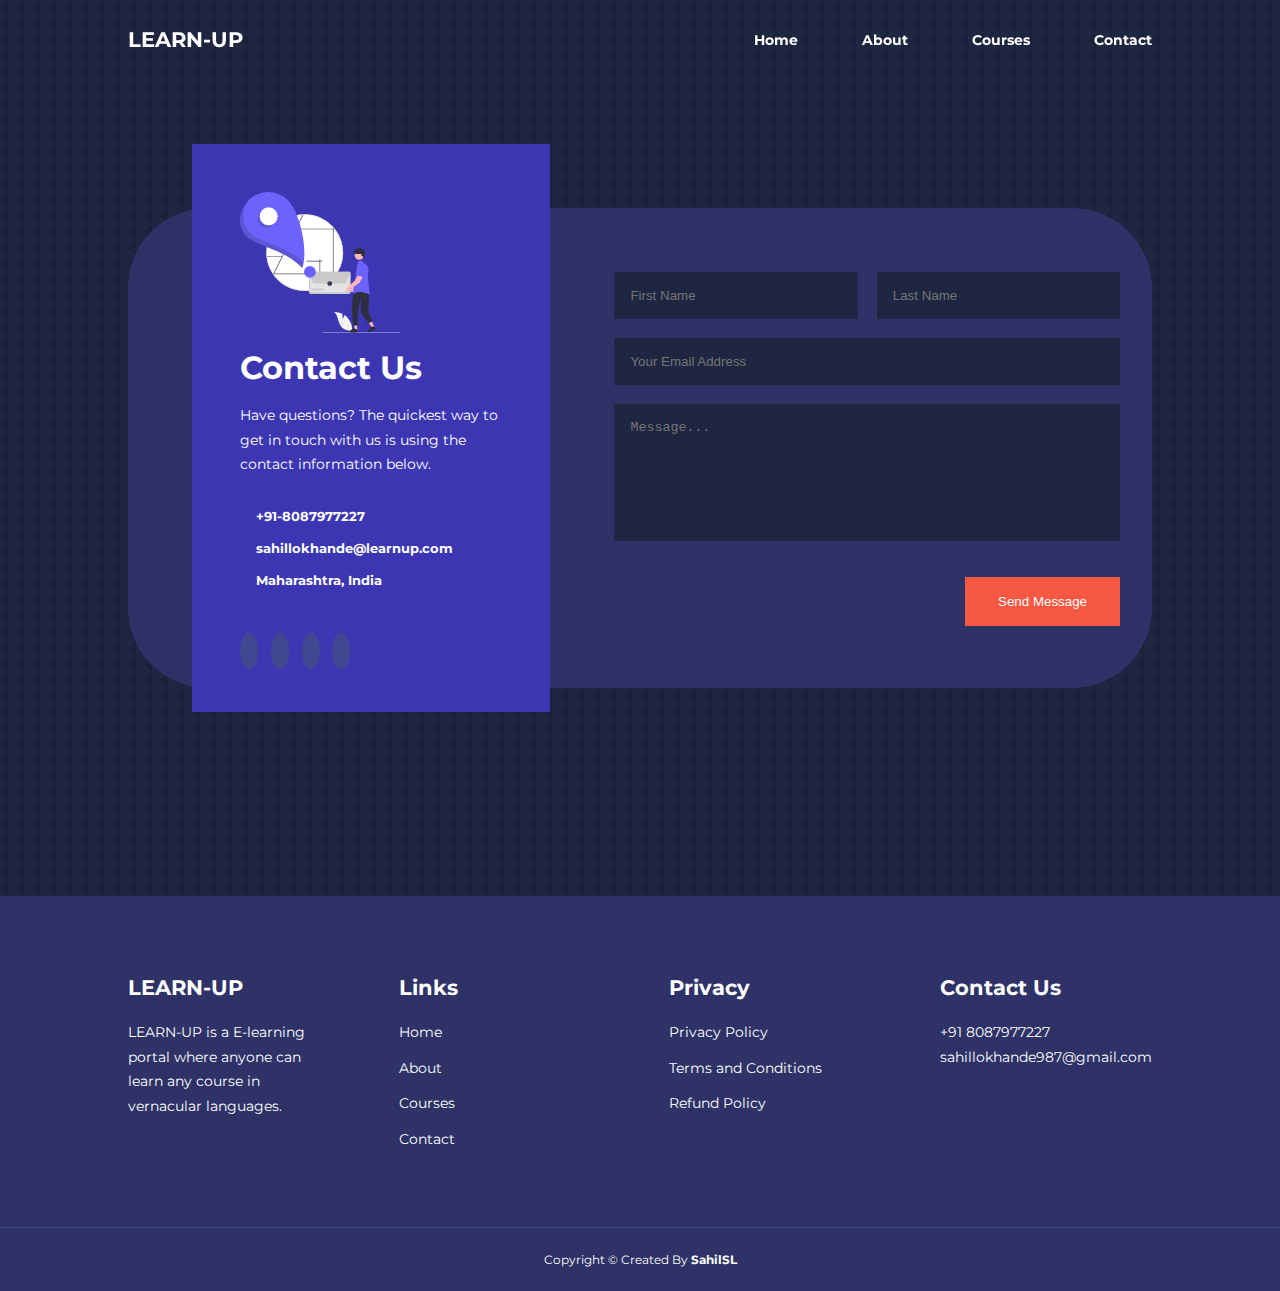
<file: TASK3 - E_LEARNING WEBSITE/contact.html>
<!DOCTYPE html>
<html lang="en">

    <head>
        <meta charset="UTF-8">
        <meta http-equiv="X-UA-Compatible" content="IE=edge">
        <meta name="viewport" content="width=device-width, initial-scale=1.0">
        <title>LEARN-UP | CONTACT</title>

        <!--ICONSCOUT CDN-->
        <link rel="stylesheet" href="https://unicons.iconscout.com/release/v2.1.6/css/unicons.css">

        <!-- GOOGLE FONTS (MONTSERRAT) -->
        <link rel="preconnect" href="https://fonts.googleapis.com">
        <link rel="preconnect" href="https://fonts.gstatic.com" crossorigin>
        <link href="https://fonts.googleapis.com/css2?family=Montserrat:wght@300;400;500;600;700;800;900&display=swap"
            rel="stylesheet">

        <link rel="stylesheet" href="./css/style.css">
        <link rel="stylesheet" href="./css/contact.css">
        
        <style>
            body { background-image: url("./images/bg-texture.png") }
        </style>
    </head>

    <body>
        <nav>
            <div class="container nav__container">
                <a href="index.html">
                    <h4>LEARN-UP</h4>
                </a>
                <ul class="nav__menu">
                    <li><a href="index.html">Home</a></li>
                    <li><a href="about.html">About</a></li>
                    <li><a href="courses.html">Courses</a></li>
                    <li><a href="contact.html">Contact</a></li>
                </ul>
                <button id="open-menu-btn"><i class="uil uil-bars"></i></button>
                <button id="close-menu-btn"><i class="uil uil-multiply"></i></button>
            </div>
        </nav>
            <!--================================================ END OF THE NAVBAR ================================================-->

        <section class="contact">
            <div class="container contact__container">
                <aside class="contact__aside">
                    <div class="aside__image">
                        <img src="./images/contact.svg">
                    </div>
                    <h2>Contact Us</h2>
                    <p>
                        Have questions? The quickest way to get in touch with us is using the contact information below.
                    </p>
                    <ul class="contact__details">
                        <li>
                            <i class="uil uil-phone-times"></i>
                            <h5>+91-8087977227</h5>
                        </li>
                        <li>
                            <i class="uil uil-envelope"></i>
                            <h5>sahillokhande@learnup.com</h5>
                        </li>
                        <li>
                            <i class="uil uil-location-point"></i>
                            <h5>Maharashtra, India</h5>
                        </li>
                    </ul>
                    <ul class="contact__socials">
                        <li>
                            <a href="#"><i class="uil uil-facebook-f"></i></a>
                        </li>
                        <li>
                            <a href="#"><i class="uil uil-instagram"></i></a>
                        </li>
                        <li>
                            <a href="#"><i class="uil uil-twitter"></i></a>
                        </li>
                        <li>
                            <a href="#"><i class="uil uil-linkedin-alt"></i></a>
                        </li>
                    </ul>
                </aside>

                <form action="https://formspree.io/f/myyodoga" method="POST" class="contact__form">
                    <div class="form__name">
                        <input type="text" name="First Name" placeholder="First Name" required>
                        <input type="text" name="Last Name" placeholder="Last Name" required>
                    </div>
                    <input type="email" name="Email Address" placeholder="Your Email Address" required>
                    <textarea name="Message" rows="7" placeholder="Message..." required></textarea>
                    <button type="submit" class="btn btn-primary">Send Message</button>
                </form>
            </div>
        </section>

        <footer> 
            <div class="container footer__container">
                <div class="footer__1">
                    <a href="index.html" class="footer__logo">
                        <h4>LEARN-UP</h4>
                    </a>
                    <p>
                        LEARN-UP is a E-learning portal where anyone can learn any course in vernacular languages.
                    </p>
                </div>
    
                <div class="footer__2">
                    <h4>Links</h4>
                    <ul class="permalinks">
                        <li><a href="index.html">Home</a></li>
                        <li><a href="about.html">About</a></li>
                        <li><a href="courses.html">Courses</a></li>
                        <li><a href="contact.html">Contact</a></li>
                    </ul>
                </div>
    
                <div class="footer__3">
                    <h4>Privacy</h4>
                    <ul class="privacy">
                        <li><a href="#">Privacy Policy</a></li>
                        <li><a href="#">Terms and Conditions</a></li>
                        <li><a href="#">Refund Policy</a></li>
                    </ul>
                </div>
    
                <div class="footer__4">
                    <h4>Contact Us</h4>
                    <div>
                        <p>+91 8087977227</p>
                        <p>sahillokhande987@gmail.com</p>
                    </div>
    
                    <ul class="footer__socials">
                        <li>
                        <a href="#"><i class="uil uil-facebook-f"></i></a>
                        </li>
                        <li>
                        <a href="#"><i class="uil uil-instagram-alt"></i></a>
                        </li>
                        <li>
                        <a href="#"><i class="uil uil-twitter"></i></a>
                        </li>
                        <li>
                        <a href="#"><i class="uil uil-linkedin-alt"></i></a>
                        </li>
                    </ul>
                </div>
                </div>
            <div class="footer__copyright">
                <small>Copyright &copy; Created By <b>SahilSL</b></small>
            </div>
        </footer>

        <script src="./main.js"></script>

    </body>

</html>
</file>
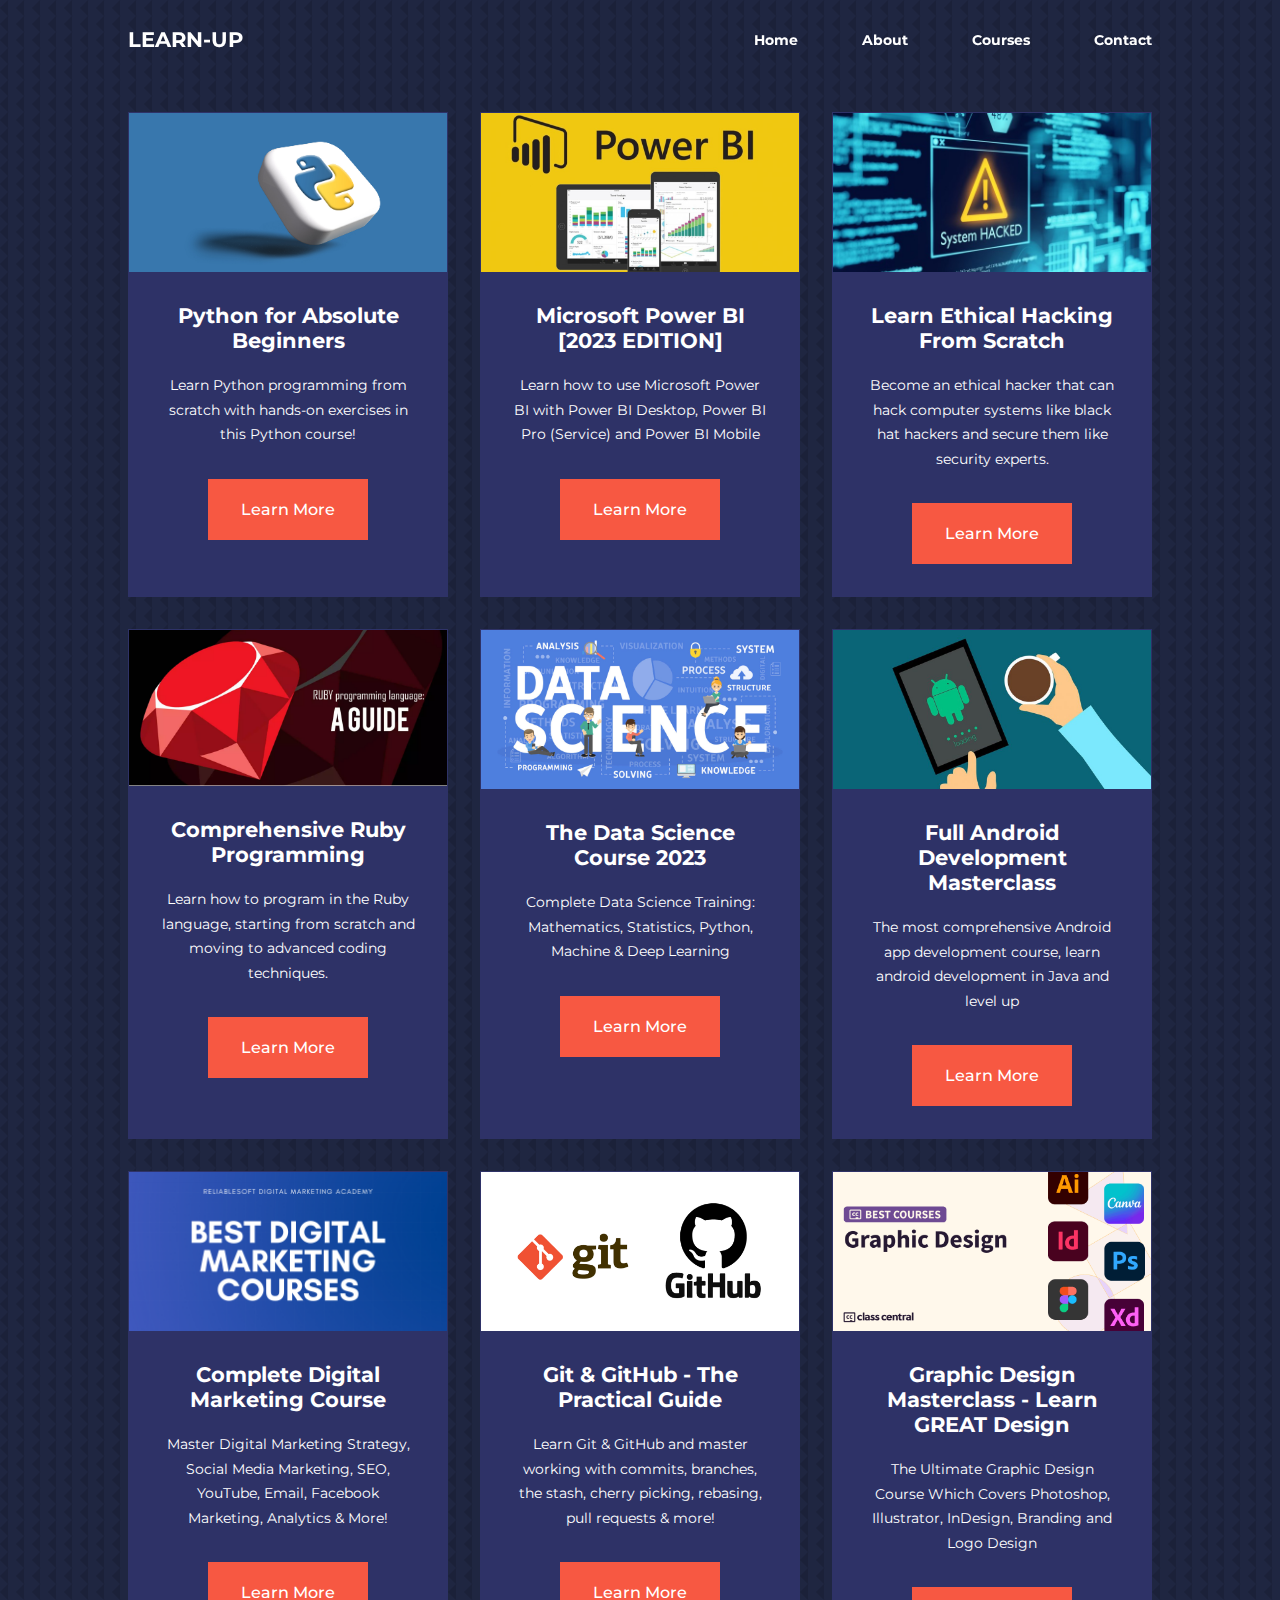
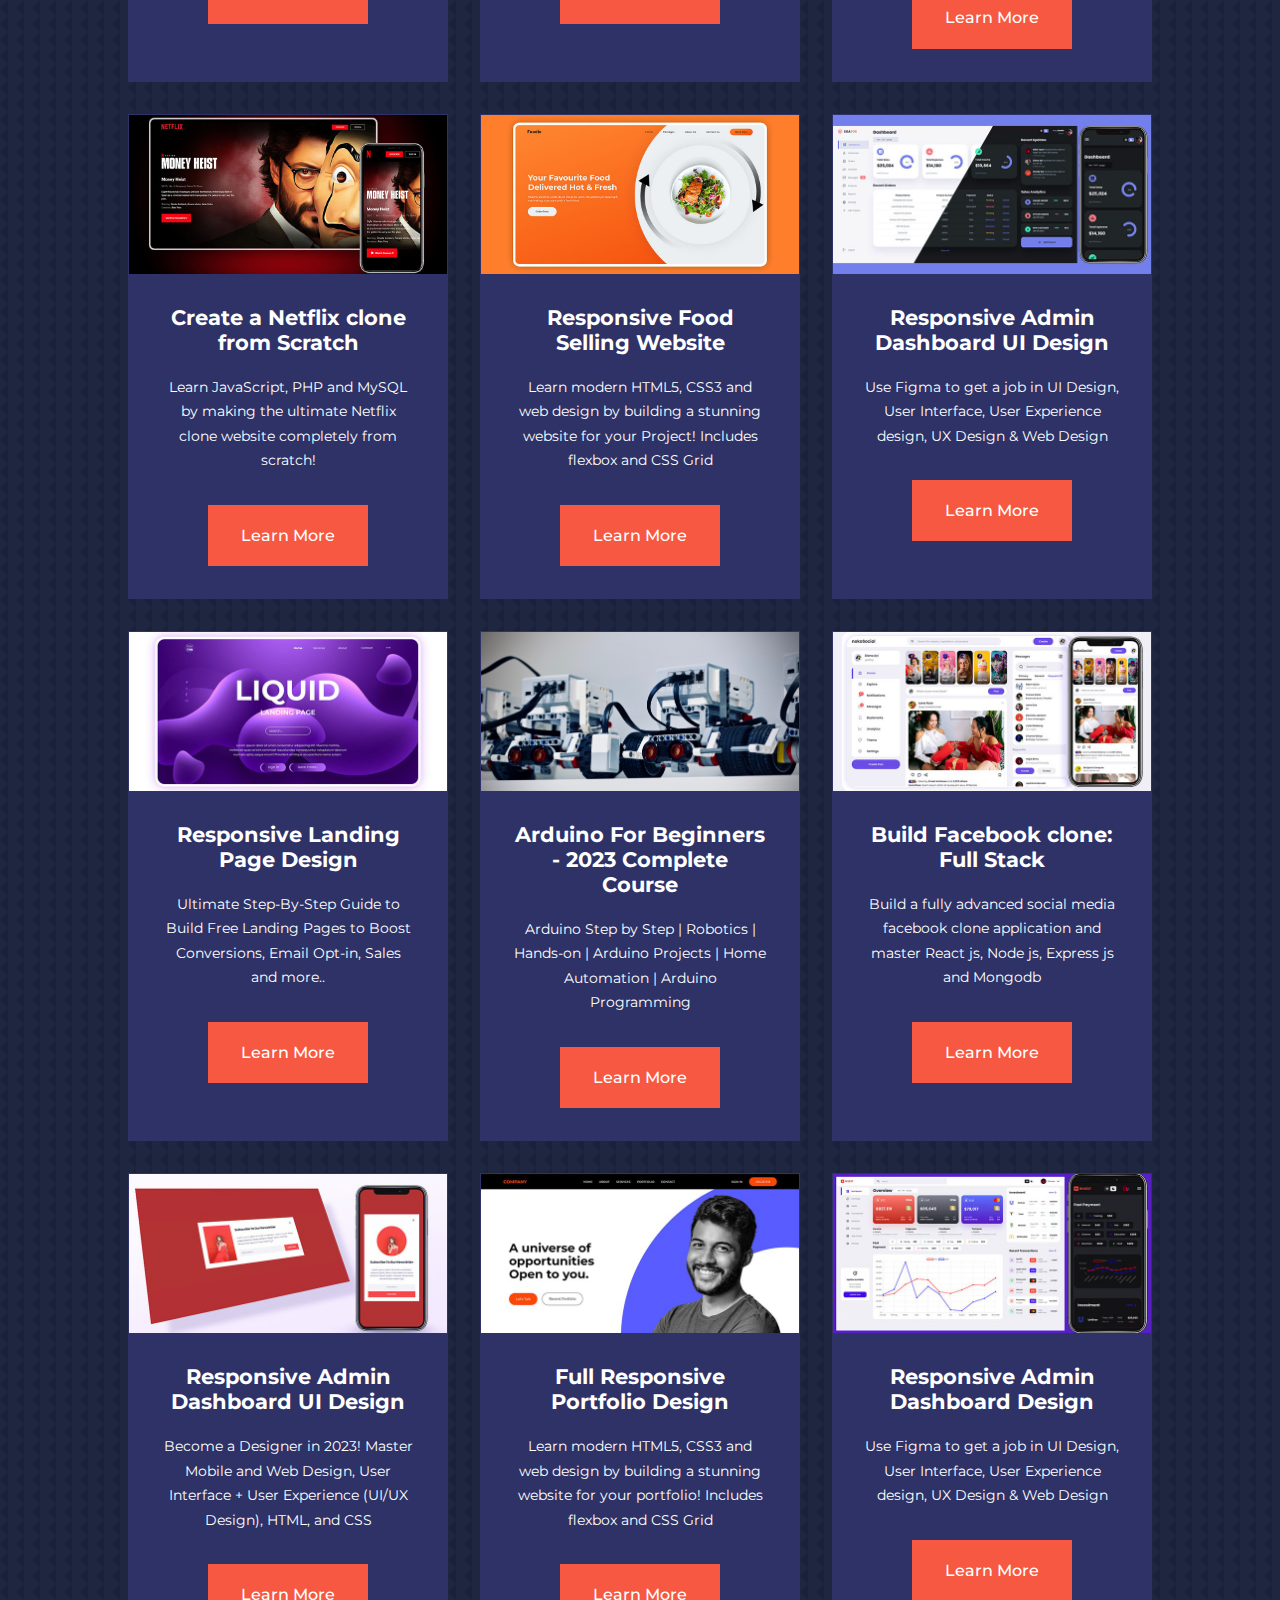
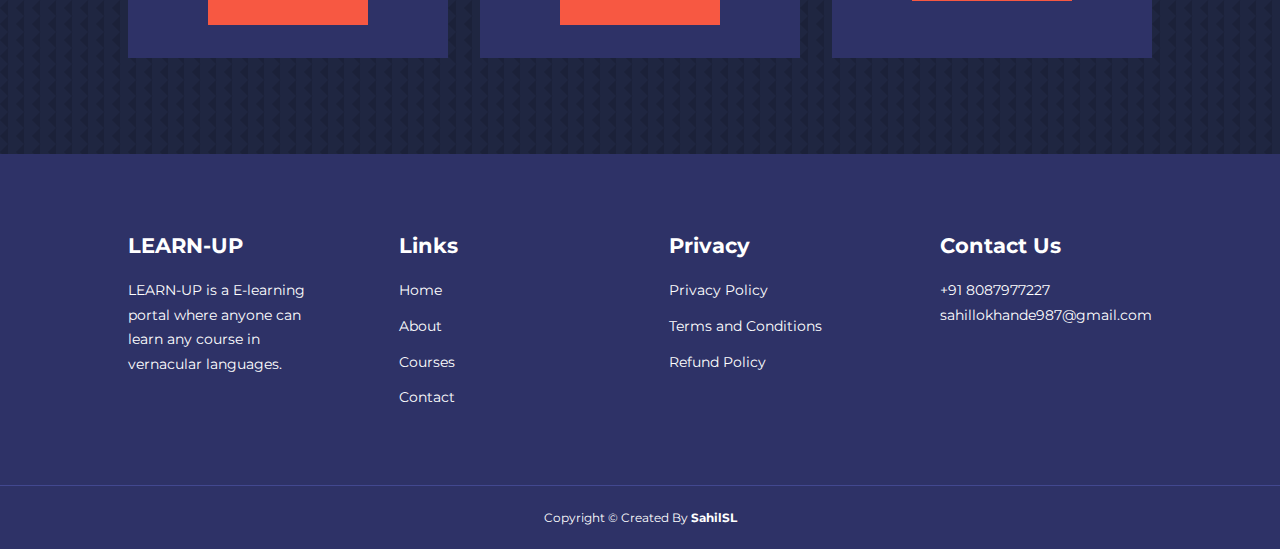
<file: TASK3 - E_LEARNING WEBSITE/courses.html>
<!DOCTYPE html>
<html lang="en">

<head>
    <meta charset="UTF-8">
    <meta http-equiv="X-UA-Compatible" content="IE=edge">
    <meta name="viewport" content="width=device-width, initial-scale=1.0">
    <title>LEARN-UP | HomePage</title>

    <!--ICONSCOUT CDN-->
    <link rel="stylesheet" href="https://unicons.iconscout.com/release/v2.1.6/css/unicons.css">

    <!-- GOOGLE FONTS (MONTSERRAT) -->
    <link rel="preconnect" href="https://fonts.googleapis.com">
    <link rel="preconnect" href="https://fonts.gstatic.com" crossorigin>
    <link href="https://fonts.googleapis.com/css2?family=Montserrat:wght@300;400;500;600;700;800;900&display=swap" rel="stylesheet">

    <link rel="stylesheet" href="./css/style.css">
    <style>
        body { background-image: url("./images/bg-texture.png") }
        .courses { margin-top: 1rem }
    </style>
    
</head>

<body>
    <nav>
        <div class="container nav__container">
            <a href="index.html">
                <h4>LEARN-UP</h4>
            </a>
            <ul class="nav__menu">
                <li><a href="index.html">Home</a></li>
                <li><a href="about.html">About</a></li>
                <li><a href="courses.html">Courses</a></li>
                <li><a href="contact.html">Contact</a></li>
            </ul>
            <button id="open-menu-btn"><i class="uil uil-bars"></i></button>
            <button id="close-menu-btn"><i class="uil uil-multiply"></i></button>
        </div>
    </nav>
     <!--================================================ END OF THE NAVBAR ================================================-->

     <section class="courses">
        <div class="container courses__container">
            <article class="course">
                <div class="course__image">
                    <img src="./images/course30.jpg">
                </div>
                <div class="course__info">
                    <h4>Python for Absolute Beginners</h4>
                    <p>
                        Learn Python programming from scratch with hands-on exercises in this Python course!
                    </p>
                    <a href="courses.html" class="btn btn-primary">Learn More</a>
                </div>
            </article>

            <article class="course">
                <div class="course__image">
                    <img src="./images/course24.jpg">
                </div>
                <div class="course__info">
                    <h4>Microsoft Power BI  <br>[2023 EDITION]</h4>
                    <p>
                        Learn how to use Microsoft Power BI with Power BI Desktop, Power BI Pro (Service) and Power BI Mobile
                    </p>
                    <a href="courses.html" class="btn btn-primary">Learn More</a>
                </div>
            </article>
        
            <article class="course">
                <div class="course__image">
                    <img src="./images/course27.jpg">
                </div>
               <div class="course__info">
                    <h4>Learn Ethical Hacking From Scratch</h4>
                    <p>
                        Become an ethical hacker that can hack computer systems like black hat hackers and secure them like security experts.
                    </p>
                    <a href="courses.html" class="btn btn-primary">Learn More</a>
               </div>
            </article>    
        
            <article class="course">
                <div class="course__image">
                    <img src="./images/course26.png">
                </div>
               <div class="course__info">
                    <h4>Comprehensive Ruby Programming</h4>
                    <p>
                        Learn how to program in the Ruby language, starting from scratch and moving to advanced coding techniques.
                    </p>
                    <a href="courses.html" class="btn btn-primary">Learn More</a>
               </div>
            </article>  
        
            <article class="course">
                <div class="course__image">
                    <img src="./images/course23.jpg">
                </div>
               <div class="course__info">
                    <h4>The Data Science Course 2023</h4>
                    <p>
                        Complete Data Science Training: Mathematics, Statistics, Python, Machine & Deep Learning
                    </p>
                    <a href="courses.html" class="btn btn-primary">Learn More</a>
               </div>
            </article>  
        
            <article class="course">
                <div class="course__image">
                    <img src="./images/course25.jpg">
                </div>
               <div class="course__info">
                    <h4>Full Android Development Masterclass </h4>
                    <p>
                        The most comprehensive Android app development course, learn android development in Java and level up
                    </p>
                    <a href="courses.html" class="btn btn-primary">Learn More</a>
               </div>
            </article>  
        
            <article class="course">
                <div class="course__image">
                    <img src="./images/course21.png">
                </div>
               <div class="course__info">
                    <h4>Complete Digital Marketing Course </h4>
                    <p>
                        Master Digital Marketing Strategy, Social Media Marketing, SEO, YouTube, Email, Facebook Marketing, Analytics & More!
                    </p>
                    <a href="courses.html" class="btn btn-primary">Learn More</a>
               </div>
            </article>  
        
            <article class="course">
                <div class="course__image">
                    <img src="./images/course19.png">
                </div>
               <div class="course__info">
                    <h4>Git & GitHub - The Practical Guide</h4>
                    <p>
                        Learn Git & GitHub and master working with commits, branches, the stash, cherry picking, rebasing, pull requests & more!
                    </p>
                    <a href="courses.html" class="btn btn-primary">Learn More</a>
               </div>
            </article>  
        
            <article class="course">
                <div class="course__image">
                    <img src="./images/course20.png">
                </div>
               <div class="course__info">
                    <h4>Graphic Design Masterclass - Learn GREAT Design</h4>
                    <p>
                        The Ultimate Graphic Design Course Which Covers Photoshop, Illustrator, InDesign, Branding and Logo Design
                    </p>
                    <a href="courses.html" class="btn btn-primary">Learn More</a>
               </div>
            </article>  
        
            <article class="course">
                <div class="course__image">
                    <img src="./images/course9.jpg">
                </div>
               <div class="course__info">
                    <h4>Create a Netflix clone from Scratch</h4>
                    <p>
                        Learn JavaScript, PHP and MySQL by making the ultimate Netflix clone website completely from scratch!
                    </p>
                    <a href="courses.html" class="btn btn-primary">Learn More</a>
               </div>
            </article>  
        
            <article class="course">
                <div class="course__image">
                    <img src="./images/course8.jpg">
                </div>
               <div class="course__info">
                    <h4>Responsive Food Selling Website</h4>
                    <p>
                        Learn modern HTML5, CSS3 and web design by building a stunning website for your Project! Includes flexbox and CSS Grid
                    </p>
                    <a href="courses.html" class="btn btn-primary">Learn More</a>
               </div>
            </article>  
        
            <article class="course">
                <div class="course__image">
                    <img src="./images/course3.jpg">
                </div>
               <div class="course__info">
                    <h4>Responsive Admin Dashboard UI Design</h4>
                    <p>
                        Use Figma to get a job in UI Design, User Interface, User Experience design, UX Design & Web Design
                    </p>
                    <a href="courses.html" class="btn btn-primary">Learn More</a>
               </div>
            </article>  
        
            <article class="course">
                <div class="course__image">
                    <img src="./images/course15.jpg">
                </div>
               <div class="course__info">
                    <h4>Responsive Landing  Page Design</h4>
                    <p>
                        Ultimate Step-By-Step Guide to Build Free Landing Pages to Boost Conversions, Email Opt-in, Sales and more..
                    </p>
                    <a href="courses.html" class="btn btn-primary">Learn More</a>
               </div>
            </article>  
        
            <article class="course">
                <div class="course__image">
                    <img src="./images/course29.jpg">
                </div>
               <div class="course__info">
                    <h4>Arduino For Beginners - 2023 Complete Course</h4>
                    <p>
                        Arduino Step by Step | Robotics | Hands-on | Arduino Projects | Home Automation | Arduino Programming
                    </p>
                    <a href="courses.html" class="btn btn-primary">Learn More</a>
               </div>
            </article>  
        
            <article class="course">
                <div class="course__image">
                    <img src="./images/course6.jpg">
                </div>
               <div class="course__info">
                    <h4>Build Facebook clone: Full Stack</h4>
                    <p>
                        Build a fully advanced social media facebook clone application and master React js, Node js, Express js and Mongodb
                    </p>
                    <a href="courses.html" class="btn btn-primary">Learn More</a>
               </div>
            </article>  
        
            <article class="course">
                <div class="course__image">
                    <img src="./images/course10.jpg">
                </div>
               <div class="course__info">
                    <h4>Responsive Admin Dashboard UI Design</h4>
                    <p>
                        Become a Designer in 2023! Master Mobile and Web Design, User Interface + User Experience (UI/UX Design), HTML, and CSS
                    </p>
                    <a href="courses.html" class="btn btn-primary">Learn More</a>
               </div>
            </article>  
        
            <article class="course">
                <div class="course__image">
                    <img src="./images/course5.jpg">
                </div>
               <div class="course__info">
                    <h4>Full Responsive Portfolio Design</h4>
                    <p>
                        Learn modern HTML5, CSS3 and web design by building a stunning website for your portfolio! Includes flexbox and CSS Grid
                    </p>
                    <a href="courses.html" class="btn btn-primary">Learn More</a>
               </div>
            </article>  
        
            <article class="course">
                <div class="course__image">
                    <img src="./images/course17.jpg">
                </div>
               <div class="course__info">
                    <h4>Responsive Admin Dashboard Design</h4>
                    <p>
                        Use Figma to get a job in UI Design, User Interface, User Experience design, UX Design & Web Design 
                    </p>
                    <a href="courses.html" class="btn btn-primary">Learn More</a>
               </div>
            </article>      
        </div>
    </section>

         <!--================================================ END OF THE COURSES ================================================-->

         <footer> 
            <div class="container footer__container">
                <div class="footer__1">
                    <a href="index.html" class="footer__logo">
                        <h4>LEARN-UP</h4>
                    </a>
                    <p>
                        LEARN-UP is a E-learning portal where anyone can learn any course in vernacular languages.
                    </p>
                </div>
    
                <div class="footer__2">
                    <h4>Links</h4>
                    <ul class="permalinks">
                        <li><a href="index.html">Home</a></li>
                        <li><a href="about.html">About</a></li>
                        <li><a href="courses.html">Courses</a></li>
                        <li><a href="contact.html">Contact</a></li>
                    </ul>
                </div>
    
                <div class="footer__3">
                    <h4>Privacy</h4>
                    <ul class="privacy">
                        <li><a href="#">Privacy Policy</a></li>
                        <li><a href="#">Terms and Conditions</a></li>
                        <li><a href="#">Refund Policy</a></li>
                    </ul>
                </div>
    
                <div class="footer__4">
                    <h4>Contact Us</h4>
                    <div>
                        <p>+91 8087977227</p>
                        <p>sahillokhande987@gmail.com</p>
                    </div>
    
                    <ul class="footer__socials">
                        <li>
                        <a href="#"><i class="uil uil-facebook-f"></i></a>
                        </li>
                        <li>
                        <a href="#"><i class="uil uil-instagram-alt"></i></a>
                        </li>
                        <li>
                        <a href="#"><i class="uil uil-twitter"></i></a>
                        </li>
                        <li>
                        <a href="#"><i class="uil uil-linkedin-alt"></i></a>
                        </li>
                    </ul>
                </div>
                </div>
            <div class="footer__copyright">
                <small>Copyright &copy; Created By <b>SahilSL</b></small>
            </div>
        </footer>

<script src="./main.js"></script>

</body>

</html>
</file>
<file: TASK1 - LOGIN AUTHENTICATION/style.css>
@import url('https://fonts.googleapis.com/css2?family=Poppins:wght@400;500;600&display=swap');
*{
  margin: 0;
  padding: 0;
  box-sizing: border-box;
  font-family: "Poppins", sans-serif;
}
body{
  width: 100%;
  height: 100vh;
  display: flex;
  align-items: center;
  justify-content: center;
  background: linear-gradient(#e66465, #9198e5);
}
::selection{
  color: #fff;
  background: #5372F0;
}
.wrapper{
  width: 400px;
  padding: 35px 30px 50px 30px;
  background: #fff;
  border-radius: 25px;
  text-align: center;
  box-shadow: 10px 10px 15px rgba(0,0,0,0.1);
}
.wrapper header{
  font-size: 35px;
  font-weight: 600;
}
.wrapper form{
  margin: 40px 0;
}
form .field{
  width: 100%;
  margin-bottom: 20px;
}
form .field.shake{
  animation: shake 0.3s ease-in-out;
}
@keyframes shake {
  0%, 100%{
    margin-left: 0px;
  }
  20%, 80%{
    margin-left: -12px;
  }
  40%, 60%{
    margin-left: 12px;
  }
}
form .field .input-area{
  height: 50px;
  width: 100%;
  position: relative;
}
form input{
  width: 100%;
  height: 100%;
  outline: none;
  padding: 0 45px;
  font-size: 18px;
  background: none;
  caret-color: #5372F0;
  border-radius: 5px;
  border: 1px solid #bfbfbf;
  border-bottom-width: 2px;
  transition: all 0.2s ease;
}
form .field input:focus,
form .field.valid input{
  border-color: #5372F0;
}
form .field.shake input,
form .field.error input{
  border-color: #dc3545;
}
.field .input-area i{
  position: absolute;
  top: 50%;
  font-size: 18px;
  pointer-events: none;
  transform: translateY(-50%);
}
.input-area .icon{
  left: 15px;
  color: #bfbfbf;
  transition: color 0.2s ease;
}
.input-area .error-icon{
  right: 15px;
  color: #dc3545;
}
form input:focus ~ .icon,
form .field.valid .icon{
  color: #5372F0;
}
form .field.shake input:focus ~ .icon,
form .field.error input:focus ~ .icon{
  color: #bfbfbf;
}
form input::placeholder{
  color: #bfbfbf;
  font-size: 17px;
}
form .field .error-txt{
  color: #dc3545;
  text-align: left;
  margin-top: 5px;
  font-size: small;
}
form .field .error{
  display: none;
}
form .field.shake .error,
form .field.error .error{
  display: block;
}
form .pass-txt{
  text-align: cen;
  margin-top: -10px;
}
.wrapper a{
  color: #5372F0;
  text-decoration: none;
}
.wrapper a:hover{
  text-decoration: underline;
}
form input[type="submit"]{
  height: 50px;
  margin-top: 30px;
  color: #fff;
  padding: 0;
  border: none;
  background: #5372F0;
  cursor: pointer;
  border-bottom: 2px solid rgba(0,0,0,0.1);
  transition: all 0.3s ease;
}
form input[type="submit"]:hover{
  background: #2c52ed;
}

.createdby{
  color: #bfbfbf;
  padding-top: 5px;

}
</file>
<file: TASK3 - E_LEARNING WEBSITE/css/style.css>
@import url("https://fonts.googleapis.com/css2?family=Kaushan+Script&display=swap");

* {
    margin: 0;
    padding: 0;
    border: 0;
    outline: 0;
    text-decoration: none;
    list-style: none;
    box-sizing: border-box;
}

:root {
    --color-primary: #3d36b3;
    --color-success: #00bf8e;
    --color-warning: #f7c94b;
    --color-danger: #f75842;
    --color-danger-variant: rgba(247, 88, 66, 0.4);
    --color-white: #fff;
    --color-light: rgba(255, 255, 255, 0.7);
    --color-black: #000;
    --color-bg: #1f2641;
    --color-bg1: #2e3267;
    --color-bg2: #424890;
    --container-width-lg: 80%;
    --container-width-md: 90%;
    --container-width-sm: 94%;
    --transition: all 400ms ease;
}

body {
    font-family: 'Montserrat', sans-serif;
    line-height: 1.7;
    color: var(--color-white);
    background: var(--color-bg);

}

.container {
    width: var(--container-width-lg);
    margin: 0 auto;
    
}

section {
    padding: 6rem 0;
}

section h2 {
    text-align: center;
    margin-bottom: 4rem;
}

h1, h2, h3, h4, h5 {
    line-height: 1.2;
}

h1 {
    font-size: 2.4rem;
}

h2 {
    font-size: 2rem;
}

h3 {
    font-size: 1.6rem;
}

h4 {
    font-size: 1.3rem;
}

a {
    color: var(--color-white);
}

img {
    width: 100%;
    display: block;
    object-fit: cover;
}

.btn {
    display: inline-block;
    background: var(--color-white);
    color: var(--color-black);
    padding: 1rem 2rem;
    border: 1px solid transparent;
    font-weight: 500;
    transition: var(--transition);
}

.btn:hover {
    background: transparent;
    color: var(--color-white);
    border-color: var(--color-white);
}

.btn-primary {
    background: var(--color-danger);
    color: var(--color-white);
}


/* ========================================== NAVBAR ========================================== */

nav {
    background: transparent;
    width: 100vw;
    height: 5rem;
    position: fixed;
    top: 0;
    z-index: 11;
    font-weight: bold;
}

/* change navbar styles on scroll using javascript */
.window-scroll {
    background: var(--color-primary);
    box-shadow: 0 1rem 2rem rgba(0, 0, 0, 0.2);
}

.nav__container {
    height: 100%;
    display: flex;
    justify-content: space-between;
    align-items: center;
}

nav button {
    display: none;
}

.nav__menu {
    display: flex;
    align-items: center;
    gap: 4rem;
}

.nav__menu a {
    font-size: 0.9rem;
    transition: var(--transition);
}

.nav__menu a:hover {
    color: orangered;

}


/* ========================================== HEADER ========================================== */

header {
    position: relative;
    top: 5rem;
    overflow: hidden;
    height: 90vh;
    margin-bottom: 5rem;
}

.header__container {
    display: grid;
    grid-template-columns: 1fr 1fr;
    align-items: center;
    gap: 5rem;
    height: 100%;
}

.header__left p {
    margin: 1rem 0 2.4rem;
}


/* ========================================== CATEGORIES ========================================== */

.categories {
    background: var(--color-bg1);
    height: 45rem;
}

.categories h1 {
    line-height: 1;
    margin-bottom: 3rem;
}

.categories__container {
    display: grid;
    grid-template-columns: 40% 60%;
}

.categories__left {
    margin-right: 4rem;
}

.categories__left p {
    margin: 1rem 0 3rem;
}

.categories__right {
    display: grid;
    grid-template-columns: repeat(3, 1fr);
    gap: 1.2rem;
}

.category {
    background: var(--color-bg2);
    padding: 2rem;
    border-radius: 2rem;
    transition: var(--transition);
}

.category:hover {
    box-shadow: 0 3rem 3rem rgba(0, 0, 0, 0.3);
    z-index: 1;
}

.category:nth-child(2) .category__icon {
    background: var(--color-danger);
}

.category:nth-child(3) .category__icon {
    background: var(--color-success);
}

.category:nth-child(4) .category__icon {
    background: var(--color-warning);
}

.category:nth-child(5) .category__icon {
    background: var(--color-success);
}

.category__icon {
    background: var(--color-primary);
    padding: 0.7rem;
    border-radius: 0.9rem;
}

.category h5 {
    margin: 2rem 0 1rem;
    text-align: center;
}

.category p {
    font-size: 0.85rem;
}

.category__icon{
    margin-left: 60px;
}

/* ========================================== POPULAR COURSES ========================================== */

.courses {
    margin-top: 0rem;
}

.courses__container {
    display: grid;
    grid-template-columns: repeat(3, 1fr);
    gap: 2rem;
}

.course {
    background: var(--color-bg1);
    text-align: center;
    border: 1px solid transparent;
    transition: var(--transition);
}

.course:hover {
    background: transparent;
    border-color: var(--color-primary);

}

.course__info {
    padding: 2rem;
}

.course__info p {
    margin: 1.2rem 0 2rem;
    font-size: 0.9rem;
}


/* ========================================== FAQs ========================================== */

.faqs {
    background: var(--color-bg1);
    box-shadow: inset 0 0 3rem rgba(0, 0, 0, 0.5);
}

.faqs__container {
    display: grid;
    grid-template-columns: 1fr 1fr;
    gap: 1rem;
}

.faq {
    padding: 2rem;
    display: flex;
    align-items: center;
    gap: 1.4rem;
    height: fit-content;
    background: var(--color-primary);
    cursor: pointer;
}

.faq h4 {
    font-size: 1rem;
    line-height: 2.2;
}

.faq__icon {
    align-self: flex-start;
    font-size: 1.2rem;
}

.faq p {
    margin-top: 0.8rem ;
    display: none;
}

.faq.open p {
    display: block;
}


/* ========================================== TESTIMONIALS ========================================== */

.fb__container {
    overflow-x: hidden;
    position: relative;
    margin-bottom: 5rem;
}

.fb {
    padding-top: 2rem;
}

.avatar {
    width: 6rem;
    height: 6rem;
    border-radius: 50%;
    overflow: hidden;
    margin: 0 auto 1rem;
    border: 0rem solid var(--color-bg1);
}

.fb__info {
    text-align: center;
}

.fb__body {
    background: var(--color-primary);
    padding: 2rem;
    margin-top: 3rem;
    border-radius: 0.6rem;
    position: relative;
}

.fb__body::before {
    content: "";
    display: block;
    background: linear-gradient(135deg, transparent, var(--color-primary), var(--color-primary), var(--color-primary));
    width: 3rem;
    height: 3rem;
    position: absolute;
    left: 46%;
    top: -1.4rem;
    transform: rotate(45deg);
    
}


/* ========================================== FOOTER ========================================== */

footer {
    background: var(--color-bg1);
    padding-top: 5rem;
    font-size: 0.9rem;
}

.footer__container {
    display: grid;
    grid-template-columns: repeat(4, 1fr);
    gap: 5rem;
}

.footer__container > div h4 {
    margin-bottom: 1.2rem;
}

.footer__1 p {
    margin: 0 0 2rem;
}

footer ul li {
    margin-bottom: 0.7rem;
}

footer ul li a:hover {
    text-decoration: underline;
}

.footer__socials {
    display: flex;
    gap: 1rem;
    font-size: 1.2rem;
    margin-top: 2rem;
}

.footer__copyright {
    text-align: center;
    margin-top: 4rem;
    padding: 1.2rem 0;
    border-top: 1px solid var(--color-bg2);
}


/* ========================================== MEDIA QUERIES (TABLETS) ========================================== */

@media screen and (max-width: 1024px) {
    .container {
        width: var(--container-width-md);
    }
    
    h1 {
        font-size: 2.2rem;
    }

    h2 {
        font-size: 1.7rem;
    }

    h3 {
        font-size: 1.4rem;
    }

    h4 {
        font-size: 1.2rem;
    }

    /* ==================== NAVBAR ==================== */
    nav button {
        display: inline-block;
        background: transparent;
        font-size: 1.8rem;
        color: var(--color-white);
        cursor: pointer;
    }

    nav button#close-menu-btn {
        display: none;
    }

    .nav__menu {
        position: fixed;
        top: 5rem;
        right: 5%;
        height: fit-content;
        width: 18rem;
        flex-direction: column;
        gap: 0;
        display: none;
    }

    .nav__menu li {
        width: 100%;
        height: 5.8rem;
        animation: animateNavItems 400ms linear forwards;
        transform-origin: top right;
        opacity: 0;
    }

    .nav__menu li:nth-child(2) {
        animation-delay: 200ms;
    }

    .nav__menu li:nth-child(3) {
        animation-delay: 400ms;
    }

    .nav__menu li:nth-child(4) {
        animation-delay: 600ms;
    }

    @keyframes animateNavItems {
        0% {
            transform: rotateZ(-90deg) rotateX(90deg) scale(0.1);
        }
        100% {
            transform: rotateZ(0) rotateX(0) scale(1);
            opacity: 1;
        }
    }

    .nav__menu li a {
        background: var(--color-primary);
        box-shadow: -4rem 6rem 10rem rgba(0, 0, 0, 0.6);
        width: 100%;
        height: 100%;
        display: grid;
        place-items: center;
    }

    .nav__menu li a:hover {
        background: var(--color-bg2);
        color: var(--color-white);
    }

    
    /* ==================== HEADER ==================== */

    header {
        height: 52vh;
        margin-bottom: 4rem;
    }

    .header__container {
        gap: 0;
        padding-bottom: 3rem;
    }

    /* ==================== CATEGORIES ==================== */

    .categories {
        height: auto;
    }

    .categories__container {
        grid-template-columns: 1fr;
        gap: 3rem;
    }

    .categories__left {
        margin-right: 0;
    }

    /* ==================== POPULAR COURSES ==================== */

    .courses {
        margin-top: 0;
    }

    .courses__container {
        grid-template-columns: 1fr 1fr;
    }

    /* ==================== FAQs ==================== */

    .faqs__container {
        grid-template-columns: 1fr;
    }

    .faq {
        padding: 1.5rem;
    }

    /* ==================== FOOTER ==================== */

    .footer__container {
        grid-template-columns: 1fr 1fr;
    }

}


/* ========================================== MEDIA QUERIES (PHONES) ========================================== */

@media screen and (max-width: 600px){
    .container {
        width: var(--container-width-sm);
    }

    /* ==================== NAVBAR ==================== */
    .nav__menu {
        right: 3%;
    }
    
    /* ==================== HEADER ==================== */
    header {
        height: 100vh;
    }

    .header__container {
        grid-template-columns: 1fr;
        text-align: center;
        margin-top: 0;
    }

    .header__left p {
        margin-bottom: 1.3rem;
    }

    /* ==================== CATEGORIES ==================== */
    .categories__left {
        text-align: center;
    }
    
    .categories__right {
        grid-template-columns: 1fr 1fr;
        gap: 0.7rem;
    }

    .category {
        padding: 1rem;
        border-radius: 1rem;
    }

    .category__icon {
        margin-top: 4px;
        display: inline-block;
    }

    /* ==================== POPULAR COURSES ==================== */
    .courses__container {
        grid-template-columns: 1fr;
    }

    /* ==================== TESTIMONIALS ==================== */
    .testimonial__body {
        padding: 1.2rem;
    }

    /* ==================== FOOTER ==================== */
    .footer__container {
        grid-template-columns: 1fr;
        text-align: center;
        gap: 2rem;
    }

    .footer__1 {
        margin: 1rem auto;
    }

    .footer__socials {
        justify-content: center;
    }

    .footer__copyright {
        margin-top: 2rem;
    }
}
</file>
<file: TASK1 - LOGIN AUTHENTICATION/forgotpassword/style.css>
@import url('https://fonts.googleapis.com/css?family=Muli:300,700&display=swap');

* {
  box-sizing: border-box;
}

body {
  background-color: #fbfcfe;
  font-family: 'Muli', sans-serif;
  display: flex;
  align-items: center;
  justify-content: center;
  height: 100vh;
  overflow: hidden;
  margin: 0;
  display: flex;
}

.container {
  background-color: #fff;
  border: 3px #000 solid;
  border-radius: 10px;
  padding: 40px;
  max-width: 1000px;
  text-align: center;
  
}

.code-container {
  display: flex;
  align-items: center;
  justify-content: center;
  margin: 40px 0;
}

.code {
  caret-color: transparent;
  border-radius: 5px;
  font-size: 75px;
  height: 120px;
  width: 100px;
  border: 1px solid #eee;
  margin: 1%;
  text-align: center;
  font-weight: 300;
  appearance: textfield;
  
}

.code::-webkit-outer-spin-button,
.code::-webkit-inner-spin-button {
  -webkit-appearance: none;
  margin: 0;
}

.code:valid {
  border-color: #3498db;
  box-shadow: 0 10px 10px -5px rgba(0, 0, 0, 0.25);
}

.bn632-hover {
  width: 160px;
  font-size: 16px;
  font-weight: 600;
  color: #fff;
  cursor: pointer;
  margin: 20px;
  height: 55px;
  text-align:center;
  border: none;
  background-size: 300% 100%;
  border-radius: 50px;
  -moz-transition: all .4s ease-in-out;
  -o-transition: all .4s ease-in-out;
  -webkit-transition: all .4s ease-in-out;
  transition: all .4s ease-in-out;
}

.bn632-hover:hover {
  background-position: 100% 0;
  -moz-transition: all .4s ease-in-out;
  -o-transition: all .4s ease-in-out;
  -webkit-transition: all .4s ease-in-out;
  transition: all .4s ease-in-out;
}

.bn632-hover:focus {
  outline: none;
}

.bn632-hover.bn27 {
  background-image: linear-gradient(
    to right,
    #ed6ea0,
    #ec8c69,
    #f7186a,
    #fbb03b
  );
  box-shadow: 0 4px 15px 0 rgba(236, 116, 149, 0.75);
}

.bn632-hover {
  width: 160px;
  font-size: 16px;
  font-weight: 600;
  color: #fff;
  cursor: pointer;
  margin: 20px;
  height: 55px;
  text-align:center;
  border: none;
  background-size: 300% 100%;
  border-radius: 50px;
  -moz-transition: all .4s ease-in-out;
  -o-transition: all .4s ease-in-out;
  -webkit-transition: all .4s ease-in-out;
  transition: all .4s ease-in-out;
}

.bn632-hover:hover {
  background-position: 100% 0;
  -moz-transition: all .4s ease-in-out;
  -o-transition: all .4s ease-in-out;
  -webkit-transition: all .4s ease-in-out;
  transition: all .4s ease-in-out;
}

.bn632-hover:focus {
  outline: none;
}

.bn632-hover.bn26 {
  background-image: linear-gradient(
    to right,
    #25aae1,
    #4481eb,
    #04befe,
    #3f86ed
  );
  box-shadow: 0 4px 15px 0 rgba(65, 132, 234, 0.75);
}

.credit {
  background-color: #eaeaea;
  display: inline-block;
  padding: 10px;
  line-height: 20px;
  max-width: 400px;
  color: #777;
  border-radius: 5px;
}

@media (max-width: 600px) {
  .code-container {
    flex-wrap: wrap;
  }

  .code {
    font-size: 60px;
    height: 80px;
    max-width: 70px;
  }


}
</file>
<file: TASK1 - LOGIN AUTHENTICATION/regi.css>
@import url('https://fonts.googleapis.com/css2?family=Poppins:wght@400;500;600&display=swap');
*{
  margin: 0;
  padding: 0;
  box-sizing: border-box;
  font-family: "Poppins", sans-serif;
}
body{
  width: 100%;
  height: 100vh;
  display: flex;
  align-items: center;
  justify-content: center;
  background: linear-gradient(#e66465, #9198e5);
}
::selection{
  color: #fff;
  background: #5372F0;
}
.wrapper{
  width: 450px;
  padding: 35px 30px 50px 30px;
  background: #fff;
  border-radius: 25px;
  text-align: center;
  box-shadow: 10px 10px 15px rgba(0,0,0,0.1);
}
.wrapper header{
  font-size: 35px;
  font-weight: 600;
}
.wrapper form{
  margin: 40px 0;
}
form .field{
  width: 100%;
  margin-bottom: 20px;
}
form .field.shake{
  animation: shake 0.3s ease-in-out;
}
@keyframes shake {
  0%, 100%{
    margin-left: 0px;
  }
  20%, 80%{
    margin-left: -12px;
  }
  40%, 60%{
    margin-left: 12px;
  }
}
form .field .input-area{
  height: 50px;
  width: 100%;
  position: relative;
}
form .field .input-area1{
  height: 50px;
  width: 100%;
  position: relative;
  
}
form input{
  width: 100%;
  height: 100%;
  outline: none;
  padding: 0 45px;
  font-size: 18px;
  background: none;
  caret-color: #5372F0;
  border-radius: 5px;
  border: 1px solid #bfbfbf;
  border-bottom-width: 2px;
  transition: all 0.2s ease;
}
form .field input:focus,
form .field.valid input{
  border-color: #5372F0;
}
form .field.shake input,
form .field.error input{
  border-color: #dc3545;
}
.field .input-area i{
  position: absolute;
  top: 50%;
  font-size: 18px;
  pointer-events: none;
  transform: translateY(-50%);
}
.field .input-area1 i{
  position: absolute;
  top: 50%;
  font-size: 18px;
  pointer-events: none;
  transform: translateY(-50%);
}
.input-area .icon{
  left: 15px;
  color: #bfbfbf;
  transition: color 0.2s ease;
}
.input-area1 .icon{
  left: 15px;
  color: #bfbfbf;
  transition: color 0.2s ease;
}
.input-area .error-icon{
  right: 15px;
  color: #dc3545;
}
.input-area1 .error-icon{
  right: 15px;
  color: #dc3545;
}
form input:focus ~ .icon,
form .field.valid .icon{
  color: #5372F0;
}
form .field.shake input:focus ~ .icon,
form .field.error input:focus ~ .icon{
  color: #bfbfbf;
}
form input::placeholder{
  color: #bfbfbf;
  font-size: 17px;
}
form .field .error-txt{
  color: #dc3545;
  text-align: left;
  margin-top: 5px;
  font-size: small;
}
form .field .error{
  display: none;
}
form .field.shake .error,
form .field.error .error{
  display: block;
}
form .pass-txt{
  text-align: cen;
  margin-top: -10px;
}
.wrapper a{
  color: #5372F0;
  text-decoration: none;
}
.wrapper a:hover{
  text-decoration: underline;
}
form input[type="submit"]{
  height: 50px;
  margin-top: 30px;
  color: #fff;
  padding: 0;
  border: none;
  background: #5372F0;
  cursor: pointer;
  border-bottom: 2px solid rgba(0,0,0,0.1);
  transition: all 0.3s ease;
}
form input[type="submit"]:hover{
  background: #2c52ed;
}

.tacbox {
  display: block;
  padding: 1em;
  border: 2px solid #ddd;
  background-color: #eee;
  max-width: 950px;
}

.input {
  height: 1px;
  width: 2px;
}
</file>
<file: TASK2 - QUIZ USING JS/style.css>
@import url('https://fonts.googleapis.com/css2?family=Inter:wght@200;300;400;500&display=swap');

*
{
    padding: 0;
    margin: 0;
    box-sizing: border-box;
    font-family: 'inter', sans-serif;
}
body
{
    background-color: #f9d126;
    min-height: 100vh;
    display: grid;
    place-items: center;
}
#container
{
    border-radius: 30px;
    width: 400px;
    max-height: 630px;
    border: 1px solid #ffffff20;
    overflow: hidden;
    background-color: #1e293b;
    color: #d7dade;
}
.header
{
    background-color: #1e293b;
    height: 100px;
    display: grid;
    place-items: center;
    font-size: 25px;
    color: #f9d126;
    font-weight: bold;
    text-shadow: 1px 1px 2px #1b2135ff;
    border-bottom: 1px solid #ffffff20;
    text-align: center;
}
ol
{
    padding: 10px 15px 10px 40px;
}
li
{
    font-size: 14px;
    margin: 5px 0;
}
#start-quiz-wrapper
{
    display: flex;
    justify-content: center;
    align-items: center;
}
button
{
    background-color: #f9d126;
    border: none;
    outline: none;
    border-radius: 10px;
    margin: 10px 0 20px 0;
    cursor: pointer;
    font-weight: 600;
    font-size: 13px;
    color: #1e293b;
    padding: 15px 20px;
}
button:hover
{
    background-color: #0ee92b;
    color: whitesmoke;
}

.createdby{
    text-align: center;
}
.content
{
    padding: 10px 30px;
    max-height: 400px;
    overflow: auto;
}
.question
{
    color: #ccdae7;
    font-size: 15px;
    font-weight: 500;
    padding: 5px 3px;
}

.option,.result-option
{
    min-height: 40px;
    border-radius: 10px;
    background-color: #0f172a;
    display: flex;
    align-items: center;
    padding: 0 20px;
    font-size: 13px;
    cursor: pointer;
    color: #ccdae7;
    margin: 8px 0;
    font-weight: 500;
    position: relative;
}
.option span,.result-option span
{   
    position: absolute;
    right: 15px;
    border-radius: 5px;
    font-size: 11px;
    font-weight: bold;
    background-color: #e9be0e;
    color: #1e293b;
    padding: 5px;
}


.option:hover
{
    background-color: #e9be0e;
    color: #1e293b;
}

.footer
{
    display: flex;
    justify-content: space-between;
    flex-direction: row;
    align-items: center;
    margin: 15px 0;
}
.correct
{
    background-color: #1bd027;
    color: #1e293b;
}
.correct span
{
    background: #1e293b;
    color: #1bd027;
}

.wrong
{
    background-color: #e73030;
    color: #1e293b;
}

.wrong span
{
    background: #1e293b;
    color: #e73030;
}



#timer
{
    padding: 15px 5px; 
    display: grid;
    place-items: center;
    border-radius: 5px;
    color: #0f172a;
    font-size: 13px;
    font-weight: 500;
    margin: 10px 0 20px 0;
    color: #e9be0e;
    font-weight: bold;
}
.time-over
{
    color: #e73030 !important;
}


/* result page */
#score
{
    text-align: center;
    font-size: 14px;
}
#score b
{
    color: #e9be0e;
    font-size: 25px;
}
.result-score
{
    margin-top: 5px;
}
#result-footer
{
    display: flex;
    justify-content: center;
    margin: 30px 0;
}
#result-footer button
{
    margin: 0 10px;
}

#start-again
{
    background: transparent;
    color: #e9be0e;
    border: 1px solid #e9be0e;
}
#start-again:hover
{
    background: #e9be0e;
    color: #0f172a;
}
</file>
<file: TASK3 - E_LEARNING WEBSITE/css/about.css>
/* ======================== ACHIEVEMENTS ======================== */

.about__achievements {
    margin-top: 3rem;
    height: 700px;
}

.about__achievements-container {
    display: grid;
    grid-template-columns: 40% 60%;
    gap: 5rem;
}

.about__achievements-right > p{
    margin: 1.6rem 0 2.5rem;
}

.achievements__cards {
    display: grid;
    grid-template-columns: repeat(3, 1fr);
    gap: 1.5rem;
}

.achievement__card {
    background: var(--color-bg1);
    padding: 1.6rem;
    border-radius: 1rem;
    text-align: center;
    transition: var(--transition);
}

.achievement__card:hover {
    background: var(--color-bg2);
    box-shadow: 0 3rem 3rem rgba(0, 0, 0, 0.3);
}

.achievement__icon {
    background: var(--color-danger);
    padding: 0.6rem;
    border-radius: 1rem;
    display: inline-block;
    margin-bottom: 2rem;
    font-size: 2rem;
}

.achievement__card:nth-child(2) .achievement__icon {
    background: var(--color-success);
}

.achievement__card:nth-child(3) .achievement__icon {
    background: var(--color-primary);
}

.achievement__card p {
    margin-top: 1rem;
}


/* ======================== TEAM ======================== */
.team {
    background: var(--color-bg1);
    box-shadow: inset 0 0 3rem rgba(0, 0, 0, 0.5);
}

.team__container {
    display: grid;
    grid-template-columns: repeat(4, 1fr);
    gap: 2rem;
}

.team__member {
    background: var(--color-bg2);
    padding: 2rem;
    border: 1px solid transparent;
    transition: var(--transition);
    position: relative;
    overflow: hidden;
}

.team__member:hover {
    background: transparent;
    border-color: var(--color-primary);
}

.team__member-image img {
    filter: saturate(0);
}

.team__member:hover img {
    filter: saturate(1);
}

.team__member-info * {
    text-align: center;
    margin-top: 1.4rem;
}

.team__member-info p {
    color: var(--color-light);
}

.team__member-socials {
    position: absolute;
    top: 50%;
    transform: translateY(-50%);
    right: -100%;
    display: flex;
    flex-direction: column;
    background: var(--color-primary);
    border-radius: 1rem 0 0 1rem;
    box-shadow: -2rem 0 2rem rgba(0, 0, 0, 0.3);
    transition: var(--transition);
}

.team__member:hover .team__member-socials{
    right: 0;
}

.team__member-socials a {
    padding: 1rem;
}



/* ========================================== MEDIA QUERIES (TABLETS) ========================================== */
@media screen and (max-width: 1024px) {
    .about__achievements {
        margin-top: 2rem;
    }

    .about__achievements-container {
        grid-template-columns: 1fr;
        gap: 4rem;
    }

    .about__achievements-left {
        width: 80%;
        margin: 0 auto;
    }

    .about__achievements-right h1 {
        text-align: center;
    }

    .team__container {
        grid-template-columns: repeat(3, 1fr);
        gap: 1.5rem;
    }

    .team__member {
        padding: 1rem;
    }
}


/* ========================================== MEDIA QUERIES (PHONES) ========================================== */
@media screen and (max-width: 600px) {
    .achievements__cards {
        grid-template-columns: 1fr 1fr;
        gap: 0.7rem;
    }

    .team__container {
        grid-template-columns: 1fr 1fr;
        gap: 0.7rem;
    }

    .team__member {
        padding: 0;
    }

    .team__member p {
        margin-bottom: 1.5rem;
    }
}
</file>
<file: TASK3 - E_LEARNING WEBSITE/css/contact.css>
.contact__container {
    background: var(--color-bg1);
    padding: 4rem;
    display: grid;
    grid-template-columns: 40% 60%;
    gap: 4rem;
    height: 30rem;
    margin: 7rem auto;
    border-radius: 5rem;
}

/* =================== ASIDE =================== */
.contact__aside {
    background: var(--color-primary);
    padding: 3rem;
    border-radius: 0rem;
    position: relative;
    bottom: 8rem;
}

.aside__image {
    width: 10rem;
    margin-bottom: 1rem;
}

.contact__aside h2 {
    text-align: left;
    margin-bottom: 1rem;
}

.contact__aside p {
    font-size: 0.9rem;
    margin-bottom: 2rem;
}

.contact__details li{
    display: flex;
    gap: 1rem;
    align-items: center;
    margin-bottom: 1rem;
}

.contact__socials {
    display: flex;
    gap: 0.8rem;
    margin-top: 3rem;
}

.contact__socials a {
    background: var(--color-bg2);
    padding: 0.5rem;
    border-radius: 50%;
    font-size: 0.9rem;
    transition: var(--transition);
    border: 1px solid var(--color-bg2);
}

.contact__socials a:hover {
    background: transparent;
    border: 1px solid var(--color-bg);
    color: var(--color-warning);
}

/* =================== FORM =================== */
.contact__form {
    display: flex;
    flex-direction: column;
    gap: 1.2rem;
    margin-right: 2rem;
}

.form__name {
    display: flex;
    gap: 1.2rem;
}

.contact__form input[type="text"] {
    width: 50%;
}

input, textarea {
    width: 100%;
    padding: 1rem;
    background: var(--color-bg);
    color: var(--color-white);
    resize: none;
}

.contact__form .btn {
    width: max-content;
    cursor: pointer;
    margin-top: 1rem;
    
    align-self: flex-end;
}


/* =================== MEDIA QUERIES (TABLETS) =================== */
@media screen and (max-width: 1024px) {
    .contact {
         padding-bottom: 0; 
    }

    .contact__container {
        gap: 1.5rem;
        margin-top: 3rem;
        height: auto;
        padding: 1.5rem;
    }

    .contact__aside {
        width: auto;
        padding: 1.5rem;
        bottom: 0;
    }

    .contact__form {
        align-self: center;
        margin-right: 1.5rem;
    }
}

/* =================== MEDIA QUERIES (PHONEs) =================== */
@media screen and (max-width: 600px) {
    .contact__container {
        grid-template-columns: 1fr;
        gap: 3rem;
        margin-top: 0;
        padding: 0;
    }

    .contact__form {
        margin: 0 1.5rem 3rem;
    }

    .form__name {
        flex-direction: column;
    }

    .form__name input[type="text"] {
        width: 100%;
    }
}
</file>
